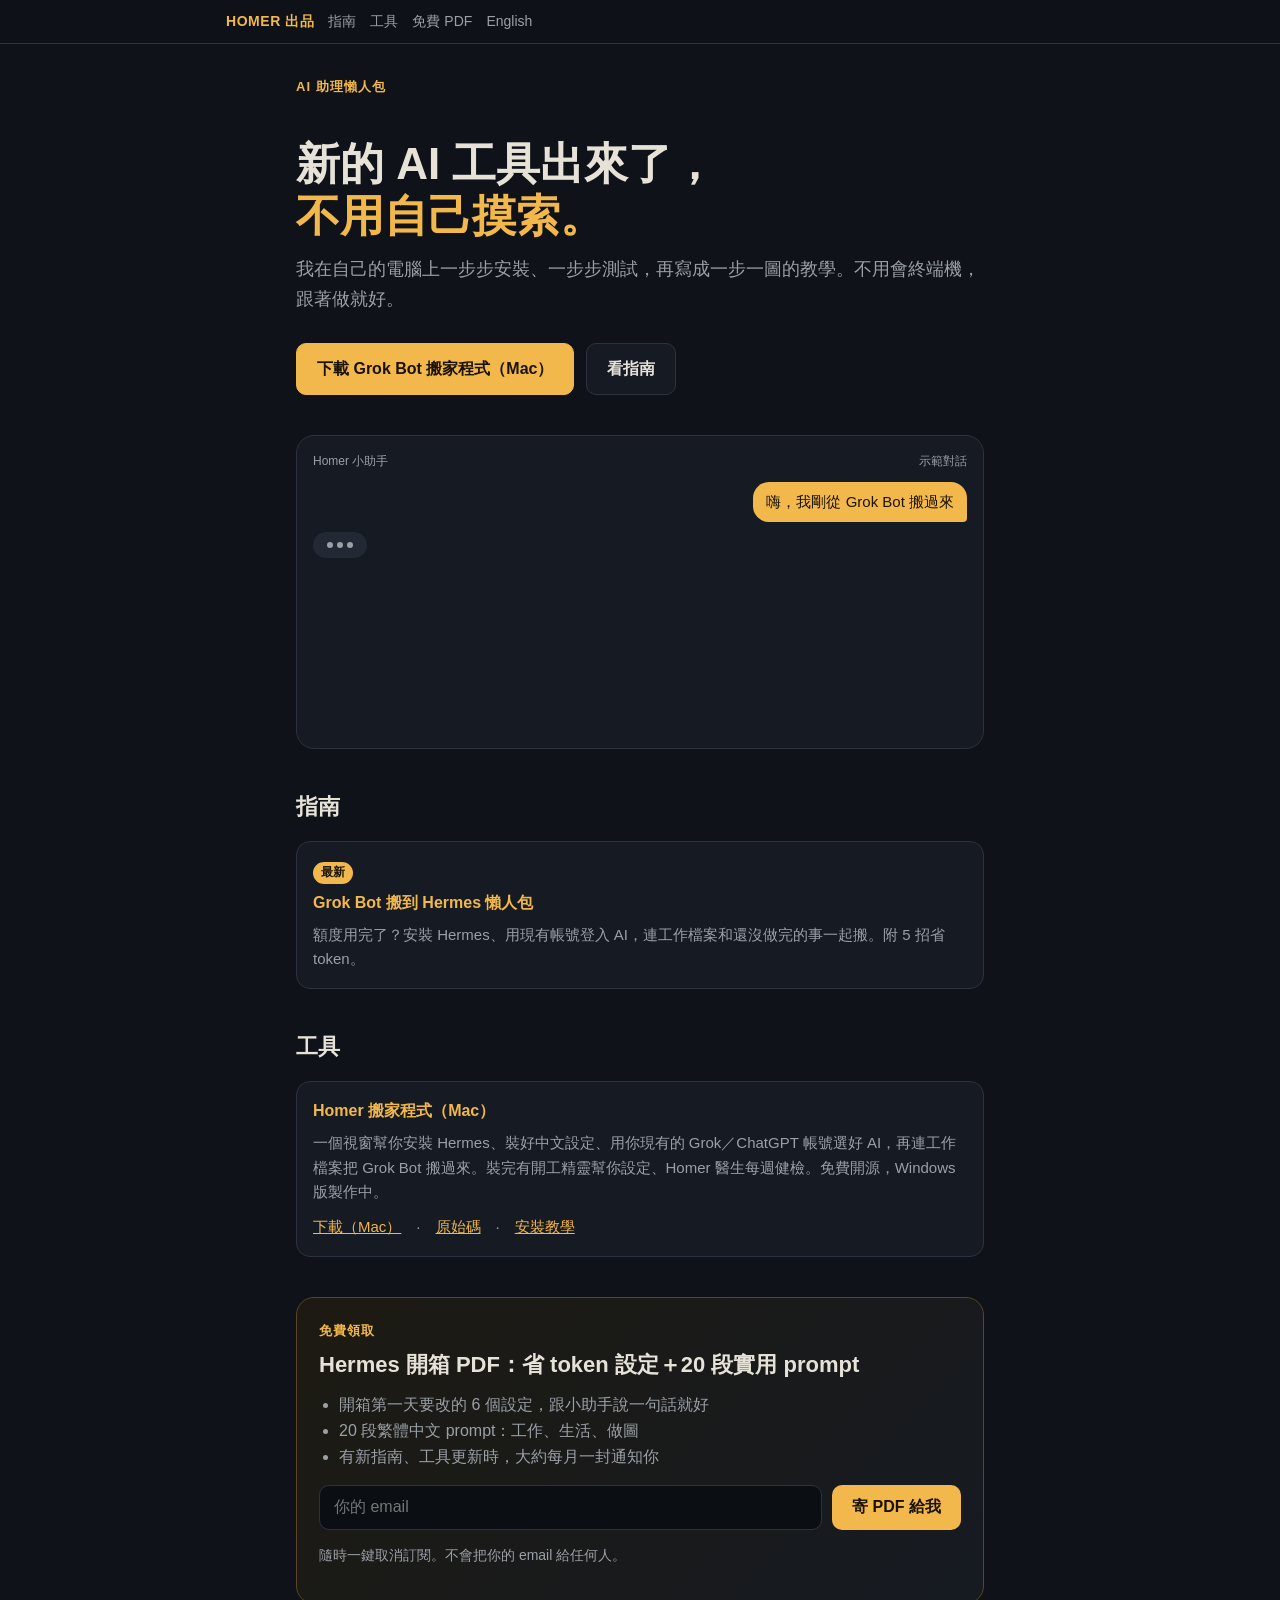
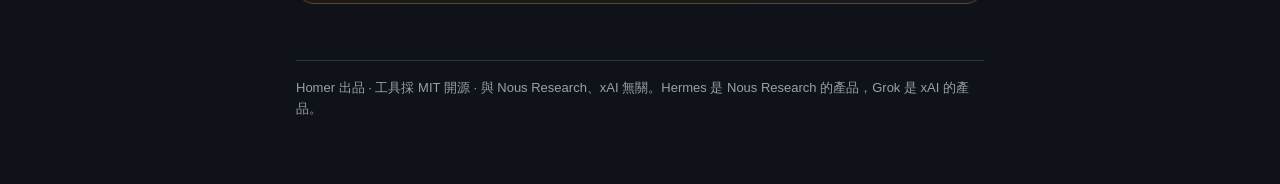
<file: index.html>
<!doctype html>
<html lang="zh-Hant-TW">
<head>
<meta charset="utf-8">
<meta name="viewport" content="width=device-width,initial-scale=1">
<title>Homer 出品｜AI 助理懶人包</title>
<meta name="description" content="AI 助理懶人包：實測過才寫，一步一圖，不用會終端機。最新：Grok Bot 搬到 Hermes。">
<meta property="og:title" content="Homer 出品｜AI 助理懶人包">
<meta property="og:description" content="實測過才寫，一步一圖，不用會終端機。最新：Grok Bot 搬到 Hermes。">
<link rel="stylesheet" href="assets/style.css?v=9">
<script>document.documentElement.classList.add("js")</script>
</head>
<body data-src="home">

<nav class="topnav"><div class="in">
  <a class="logo" href="./">HOMER 出品</a>
  <div class="links"><a href="#guides">指南</a><a href="#tools">工具</a><a href="#pdf">免費 PDF</a><a href="en/">English</a></div>
</div></nav>

<main>
  <p class="kicker">AI 助理懶人包</p>
  <h1>新的 AI 工具出來了，<br><em>不用自己摸索。</em></h1>
  <p class="lead">我在自己的電腦上一步步安裝、一步步測試，再寫成一步一圖的教學。不用會終端機，跟著做就好。</p>
  <div class="cta">
    <a data-goatcounter-click="download-zh" data-goatcounter-title="home" class="btn primary" href="https://github.com/MrLongMo/homer-hermes-kit/releases/latest/download/Homer-Mover-mac-zh.zip">下載 Grok Bot 搬家程式（Mac）</a>
    <a class="btn" href="grok-bot-to-hermes/">看指南</a>
  </div>

  <div class="chatdemo" aria-label="示範對話">
    <div class="who"><span>Homer 小助手</span><span>示範對話</span></div>
    <div class="bub me">嗨，我剛從 Grok Bot 搬過來</div>
    <div class="bub bot">歡迎！「行程助手」的技能、記憶和工作檔案都在。<b>還有 2 件事沒做完</b>，要我接著處理「京都行程訂飯店」嗎？</div>
    <div class="bub me">好，另外每天早上幫我整理今天的待辦</div>
    <div class="bub bot">已設定 ✓ 週一到週五早上 8:30 整理待辦。我先試跑一次給你看。</div>
    <div class="typing"><i></i><i></i><i></i></div>
  </div>

  <section id="guides">
    <h2>指南</h2>
    <div class="toc-hub">
      <a class="card" href="grok-bot-to-hermes/">
        <span class="tag">最新</span>
        <h3>Grok Bot 搬到 Hermes 懶人包</h3>
        <p>額度用完了？安裝 Hermes、用現有帳號登入 AI，連工作檔案和還沒做完的事一起搬。附 5 招省 token。</p>
      </a>
    </div>
  </section>

  <section id="tools">
    <h2>工具</h2>
    <div class="cards">
      <div class="card">
        <h3>Homer 搬家程式（Mac）</h3>
        <p>一個視窗幫你安裝 Hermes、裝好中文設定、用你現有的 Grok／ChatGPT 帳號選好 AI，再連工作檔案把 Grok Bot 搬過來。裝完有開工精靈幫你設定、Homer 醫生每週健檢。免費開源，Windows 版製作中。</p>
        <p style="margin-top:10px"><a data-goatcounter-click="download-zh" data-goatcounter-title="home" href="https://github.com/MrLongMo/homer-hermes-kit/releases/latest/download/Homer-Mover-mac-zh.zip">下載（Mac）</a>　·　<a href="https://github.com/MrLongMo/homer-hermes-kit">原始碼</a>　·　<a href="grok-bot-to-hermes/#install">安裝教學</a></p>
      </div>
    </div>
  </section>

  <section id="pdf">
    <div class="magnet">
      <p class="kicker">免費領取</p>
      <h2>Hermes 開箱 PDF：省 token 設定＋20 段實用 prompt</h2>
      <ul>
        <li>開箱第一天要改的 6 個設定，跟小助手說一句話就好</li>
        <li>20 段繁體中文 prompt：工作、生活、做圖</li>
        <li>有新指南、工具更新時，大約每月一封通知你</li>
      </ul>
      <form class="sub" data-place="home">
        <input type="email" name="email" placeholder="你的 email" required autocomplete="email">
        <input class="hp" type="text" name="website" tabindex="-1" autocomplete="off" aria-hidden="true">
        <button class="btn primary" type="submit">寄 PDF 給我</button>
      </form>
      <div class="msg small" role="status"></div>
      <p class="small">隨時一鍵取消訂閱。不會把你的 email 給任何人。</p>
    </div>
  </section>

  <footer>Homer 出品 · 工具採 MIT 開源 · 與 Nous Research、xAI 無關。Hermes 是 Nous Research 的產品，Grok 是 xAI 的產品。</footer>
</main>
<script src="assets/subscribe.js?v=9"></script>
<script src="assets/motion.js?v=9"></script>
<script data-goatcounter="https://homerkit.goatcounter.com/count" async src="//gc.zgo.at/count.js"></script>
</body>
</html>
</file>
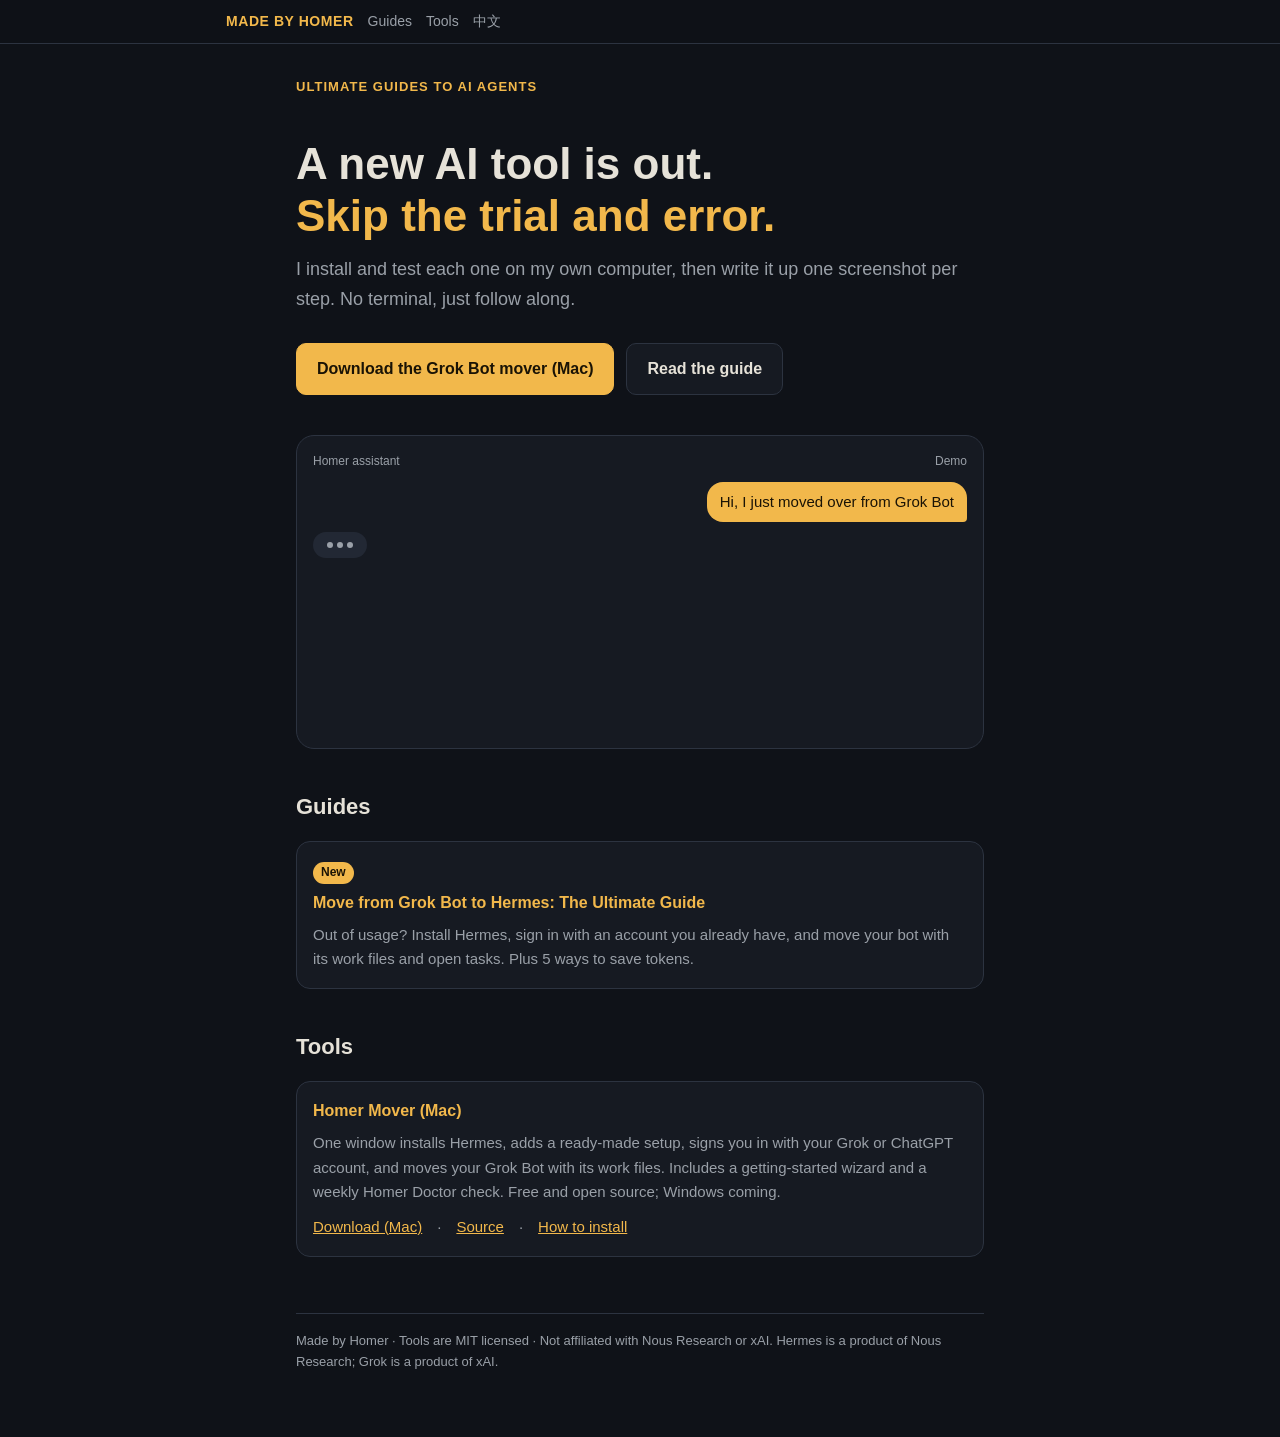
<file: en/index.html>
<!doctype html>
<html lang="en">
<head>
<meta charset="utf-8">
<meta name="viewport" content="width=device-width,initial-scale=1">
<title>Made by Homer｜Ultimate Guides to AI Agents</title>
<meta name="description" content="Tested step by step, one screenshot per step, no terminal needed. Latest: move from Grok Bot to Hermes.">
<link rel="stylesheet" href="../assets/style.css?v=9">
<script>document.documentElement.classList.add("js")</script>
</head>
<body data-src="home-en">

<nav class="topnav"><div class="in">
  <a class="logo" href="../en/">MADE BY HOMER</a>
  <div class="links"><a href="#guides">Guides</a><a href="#tools">Tools</a><a href="../">中文</a></div>
</div></nav>

<main>
  <p class="kicker">Ultimate guides to AI agents</p>
  <h1>A new AI tool is out.<br><em>Skip the trial and error.</em></h1>
  <p class="lead">I install and test each one on my own computer, then write it up one screenshot per step. No terminal, just follow along.</p>
  <div class="cta">
    <a data-goatcounter-click="download-en" data-goatcounter-title="en" class="btn primary" href="https://github.com/MrLongMo/homer-hermes-kit/releases/latest/download/Homer-Mover-mac-en.zip">Download the Grok Bot mover (Mac)</a>
    <a class="btn" href="../en/grok-bot-to-hermes/">Read the guide</a>
  </div>

  <div class="chatdemo" aria-label="Demo conversation">
    <div class="who"><span>Homer assistant</span><span>Demo</span></div>
    <div class="bub me">Hi, I just moved over from Grok Bot</div>
    <div class="bub bot">Welcome! “Trip Planner”'s skills, memories and work files are all here. <b>Two things are still open.</b> Want me to pick up “book the Kyoto hotel”?</div>
    <div class="bub me">Yes, and give me a to-do list every morning</div>
    <div class="bub bot">Done ✓ Weekdays at 8:30. I'll run it once now so you can see it.</div>
    <div class="typing"><i></i><i></i><i></i></div>
  </div>

  <section id="guides">
    <h2>Guides</h2>
    <div class="toc-hub">
      <a class="card" href="../en/grok-bot-to-hermes/">
        <span class="tag">New</span>
        <h3>Move from Grok Bot to Hermes: The Ultimate Guide</h3>
        <p>Out of usage? Install Hermes, sign in with an account you already have, and move your bot with its work files and open tasks. Plus 5 ways to save tokens.</p>
      </a>
    </div>
  </section>

  <section id="tools">
    <h2>Tools</h2>
    <div class="cards">
      <div class="card">
        <h3>Homer Mover (Mac)</h3>
        <p>One window installs Hermes, adds a ready-made setup, signs you in with your Grok or ChatGPT account, and moves your Grok Bot with its work files. Includes a getting-started wizard and a weekly Homer Doctor check. Free and open source; Windows coming.</p>
        <p style="margin-top:10px"><a data-goatcounter-click="download-en" data-goatcounter-title="en" href="https://github.com/MrLongMo/homer-hermes-kit/releases/latest/download/Homer-Mover-mac-en.zip">Download (Mac)</a>　·　<a href="https://github.com/MrLongMo/homer-hermes-kit/blob/main/README.en.md">Source</a>　·　<a href="../en/grok-bot-to-hermes/#install">How to install</a></p>
      </div>
    </div>
  </section>

  <footer>Made by Homer · Tools are MIT licensed · Not affiliated with Nous Research or xAI. Hermes is a product of Nous Research; Grok is a product of xAI.</footer>
</main>
<script src="../assets/subscribe.js?v=9"></script>
<script src="../assets/motion.js?v=9"></script>
<script data-goatcounter="https://homerkit.goatcounter.com/count" async src="//gc.zgo.at/count.js"></script>
</body>
</html>
</file>
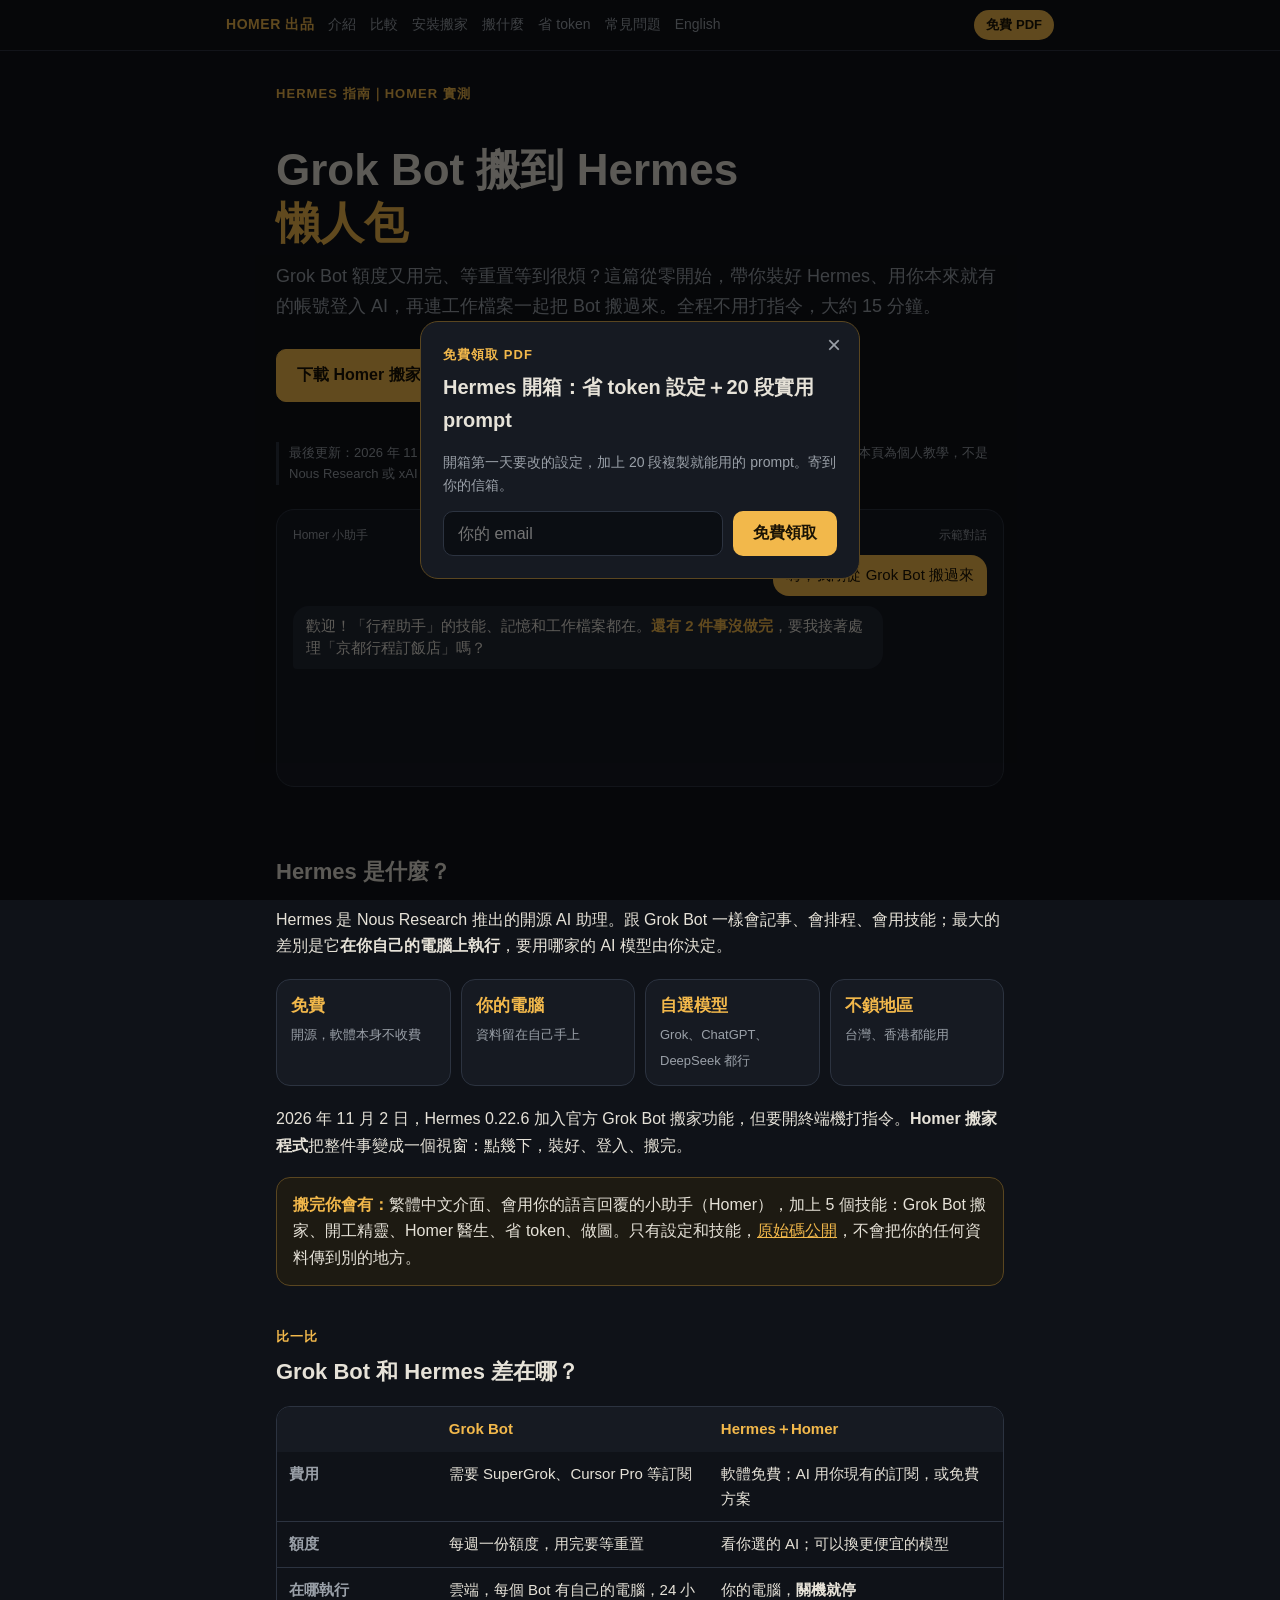
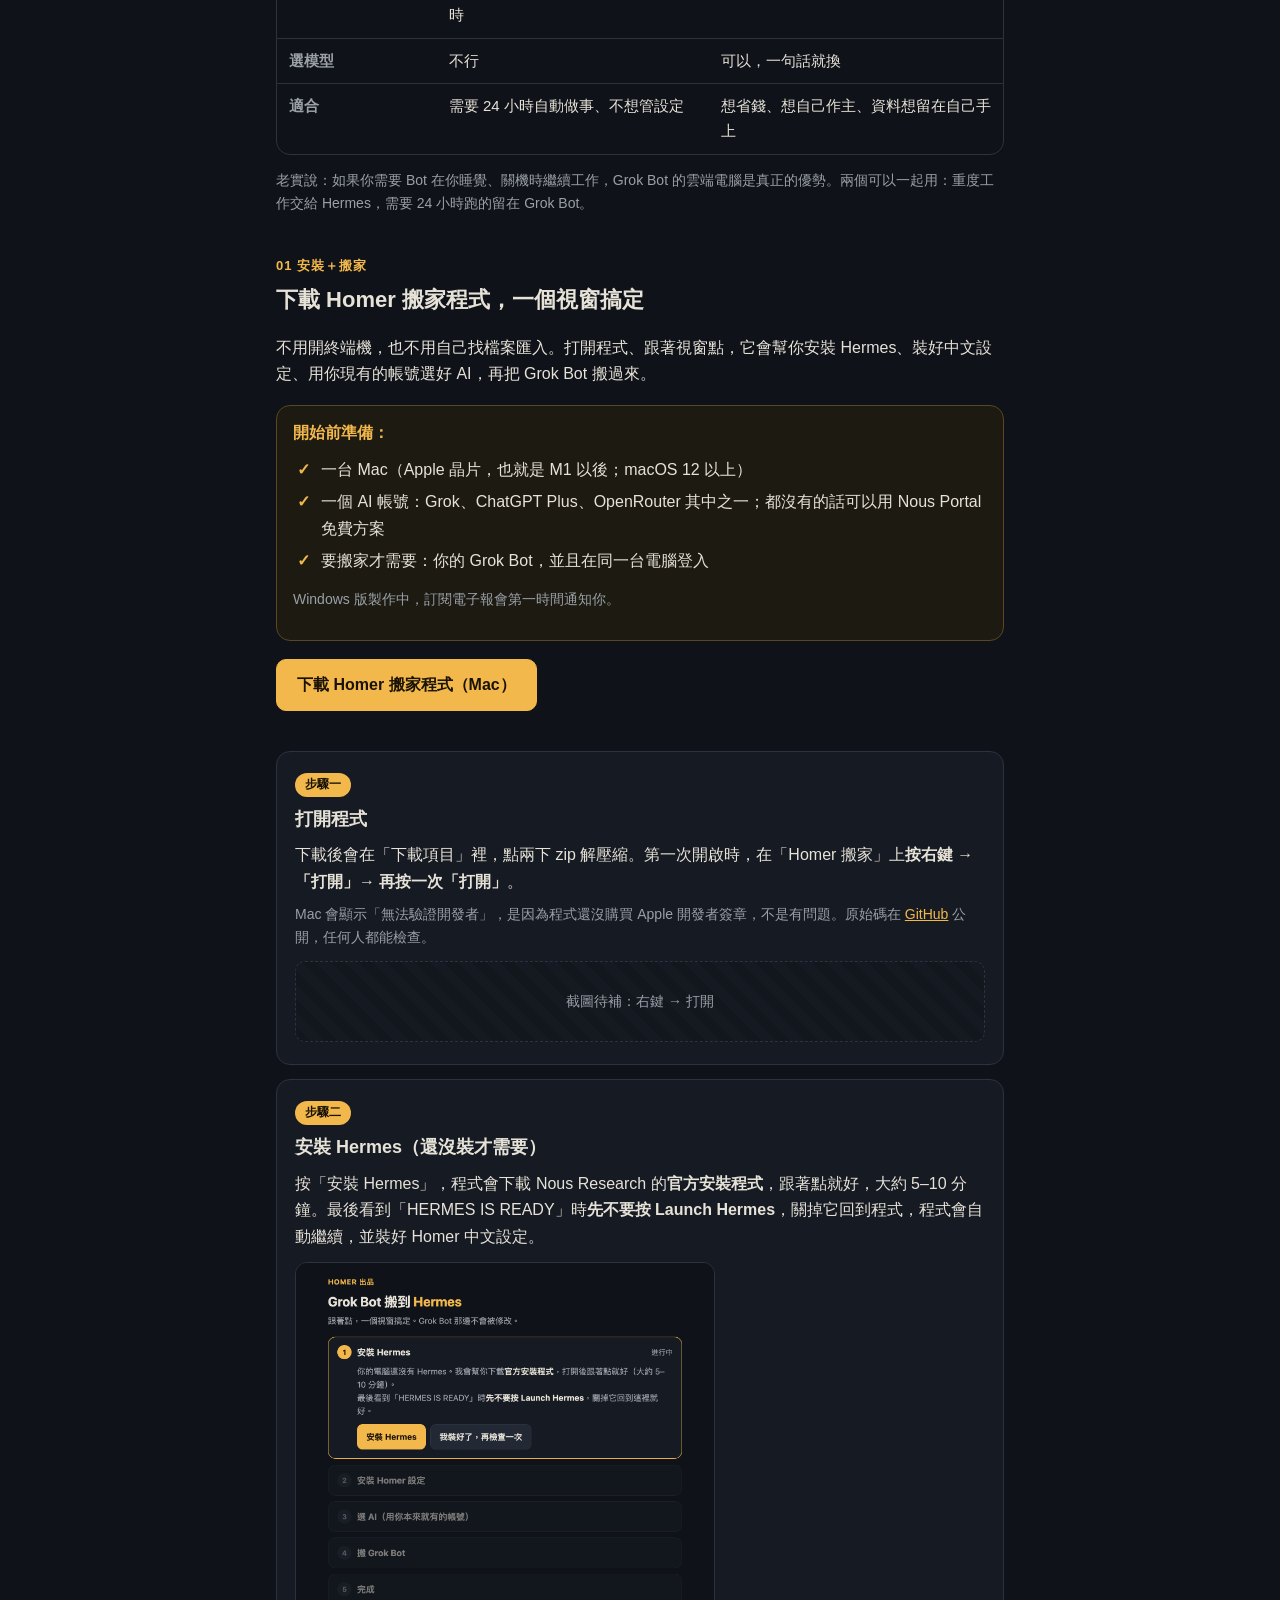
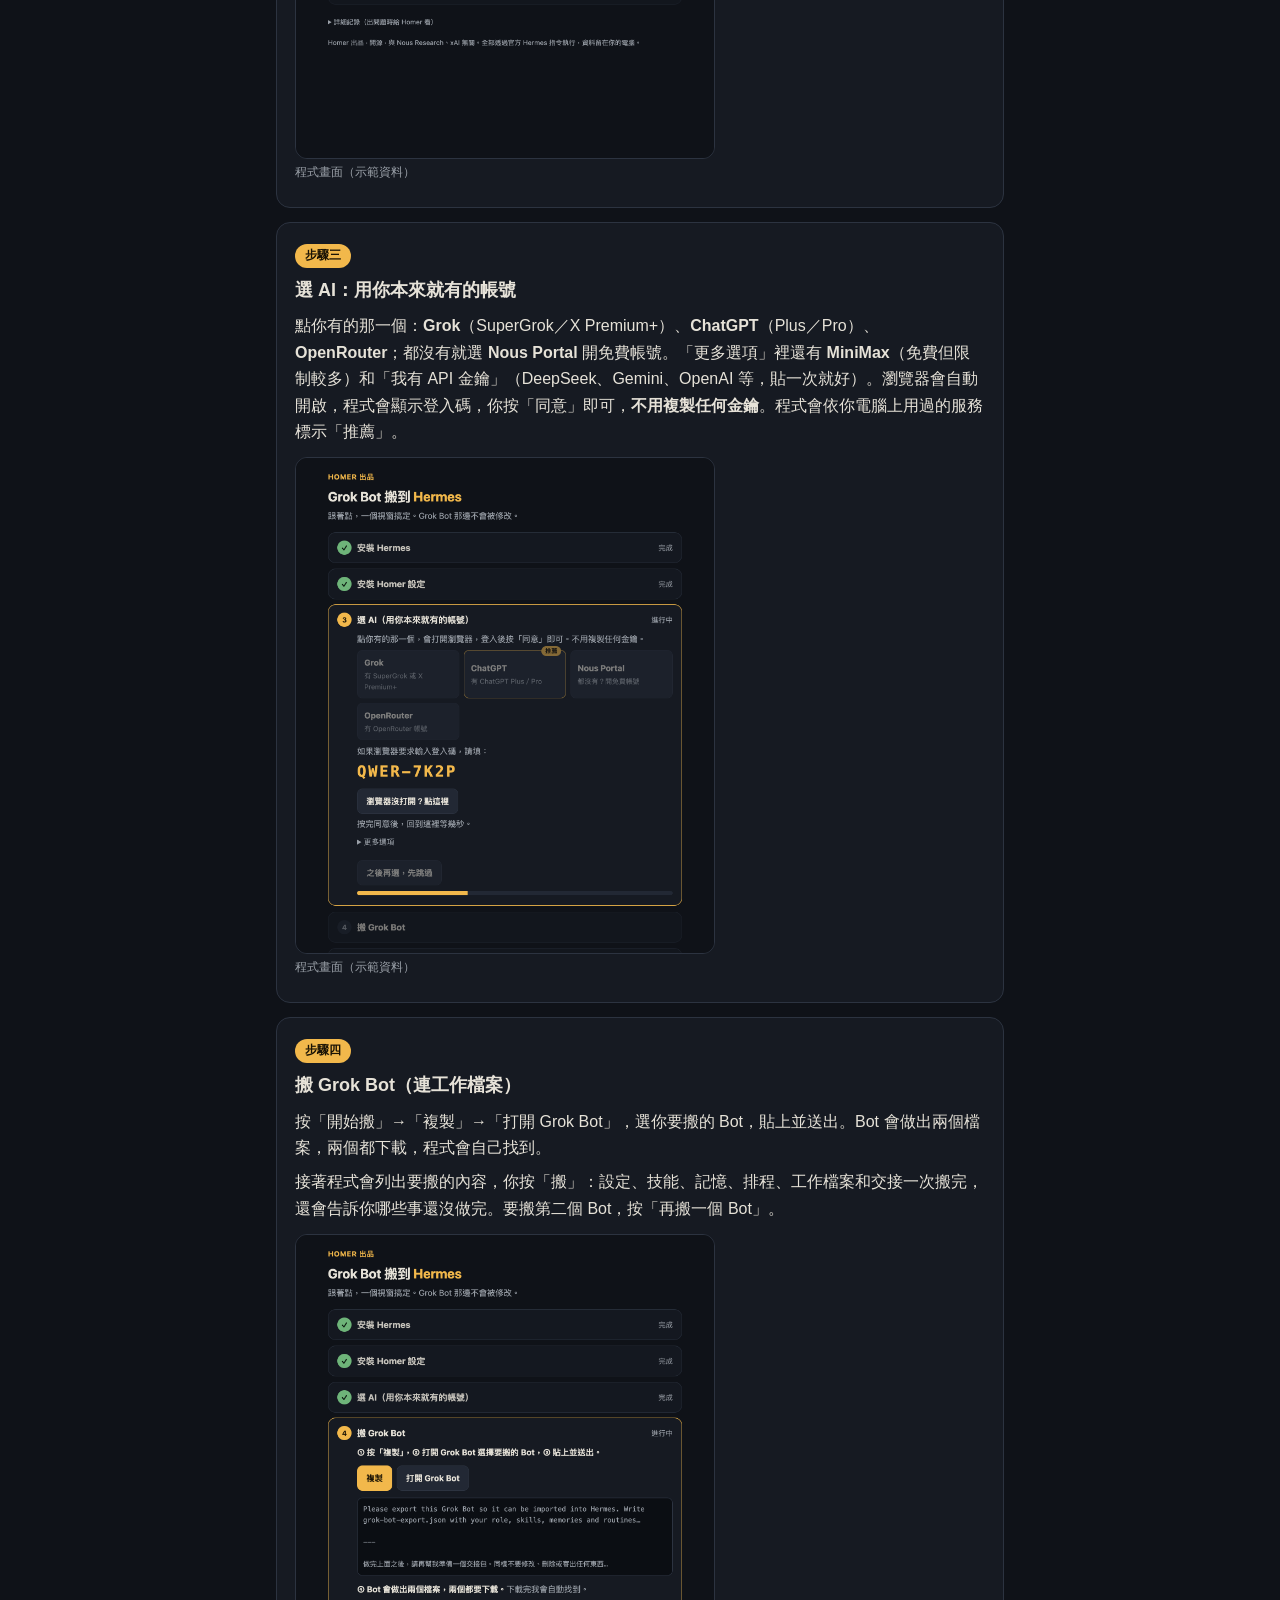
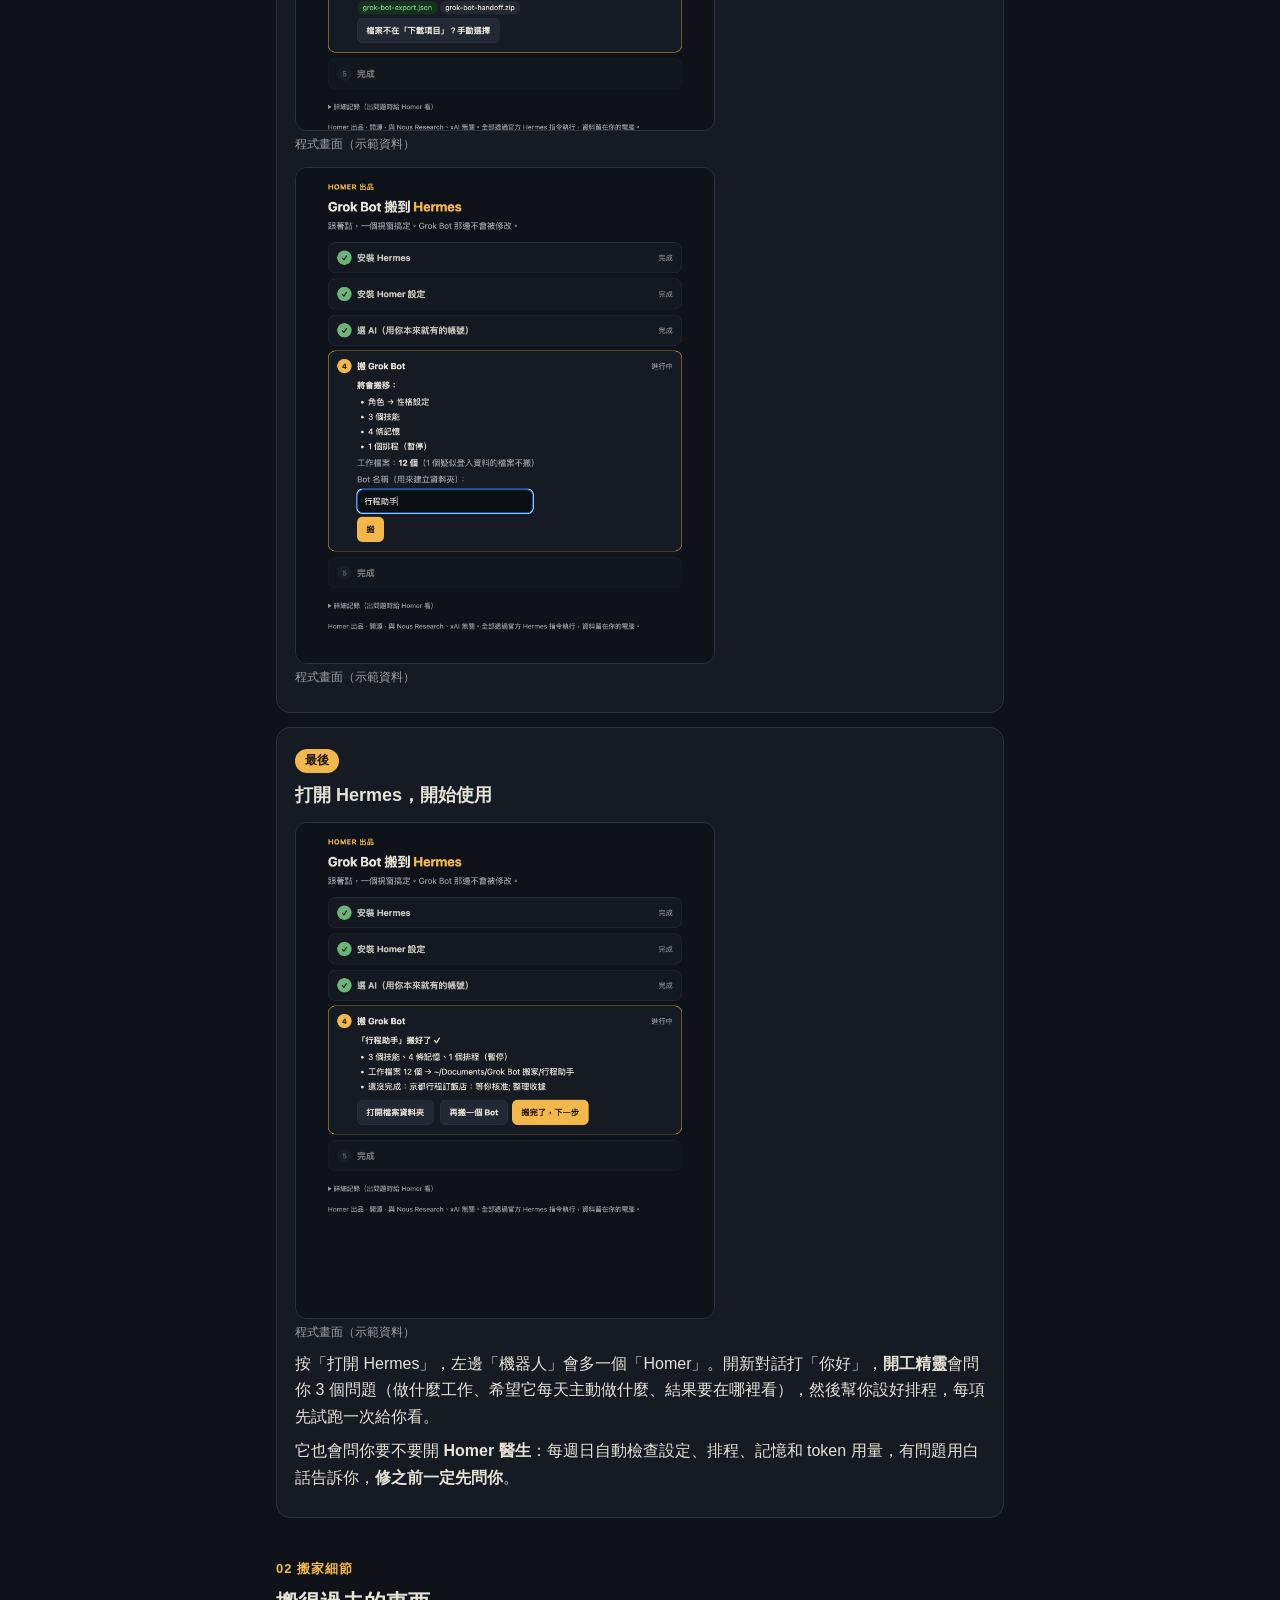
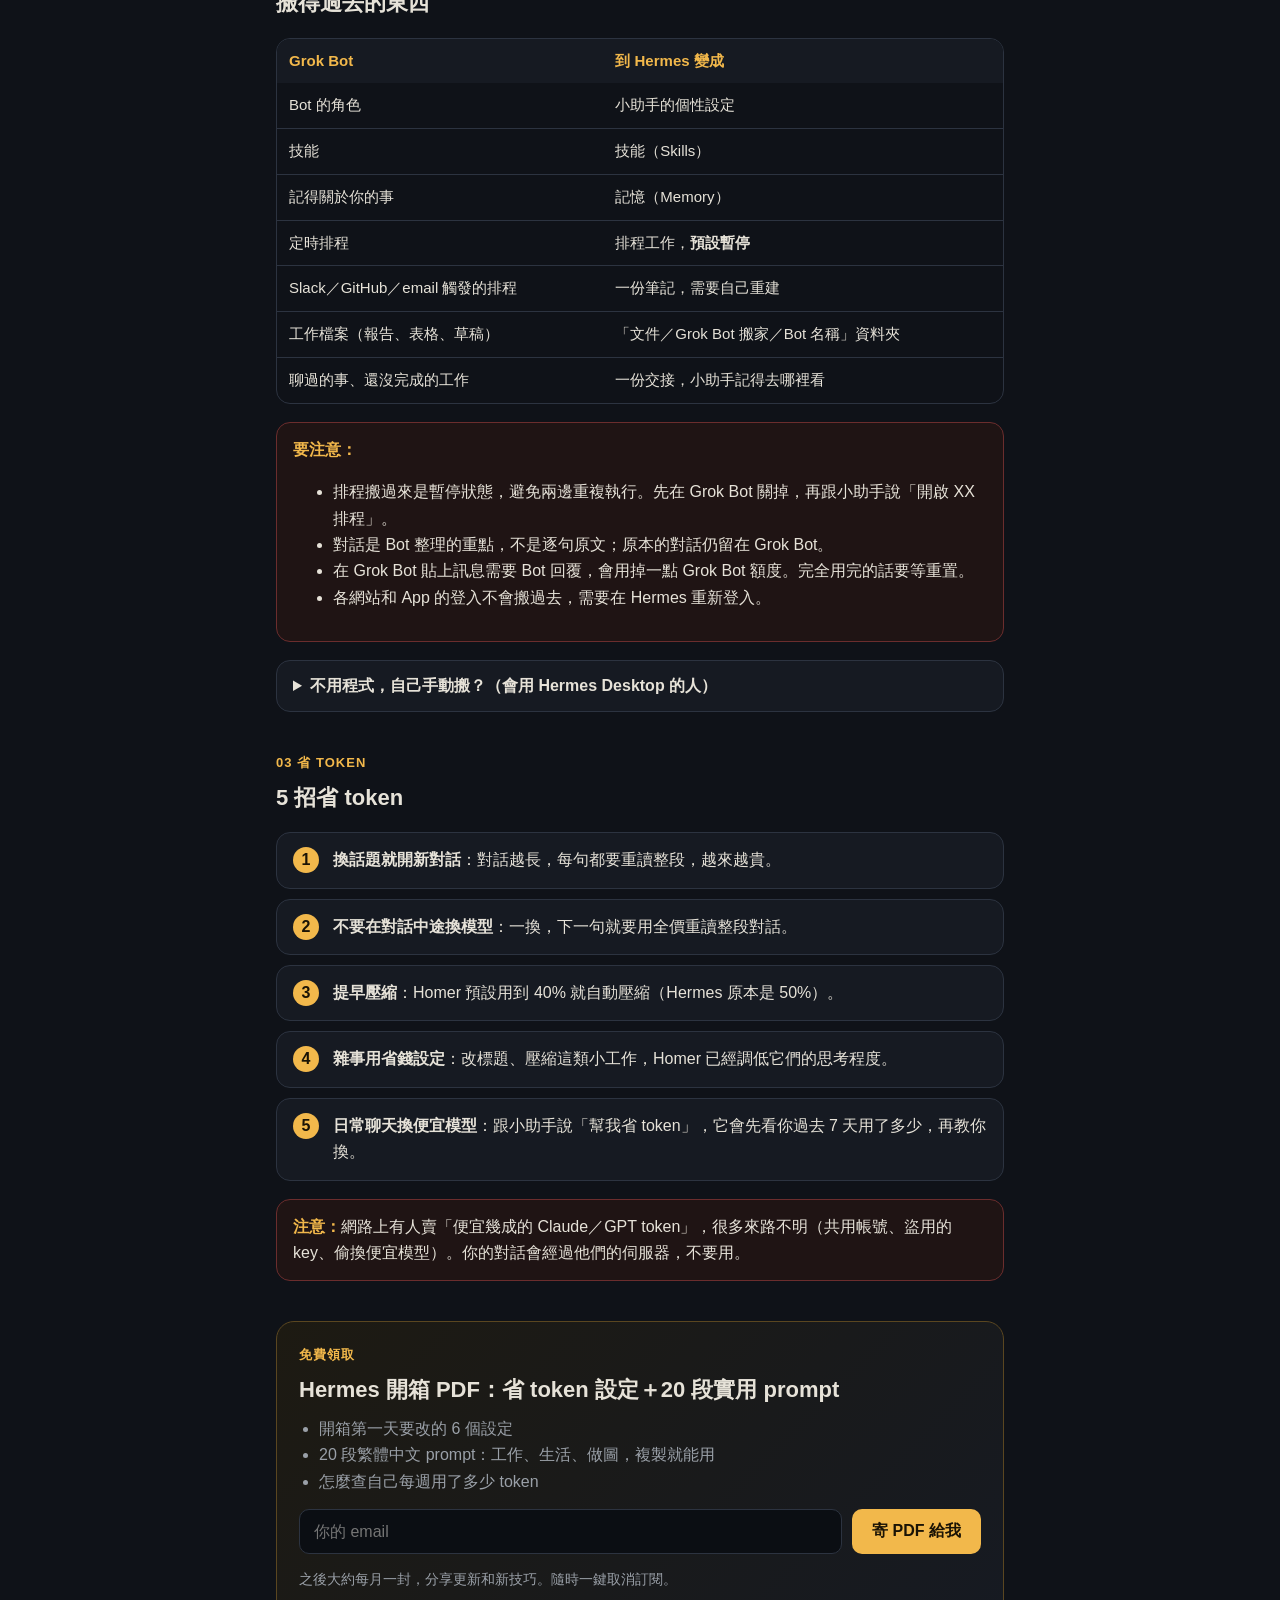
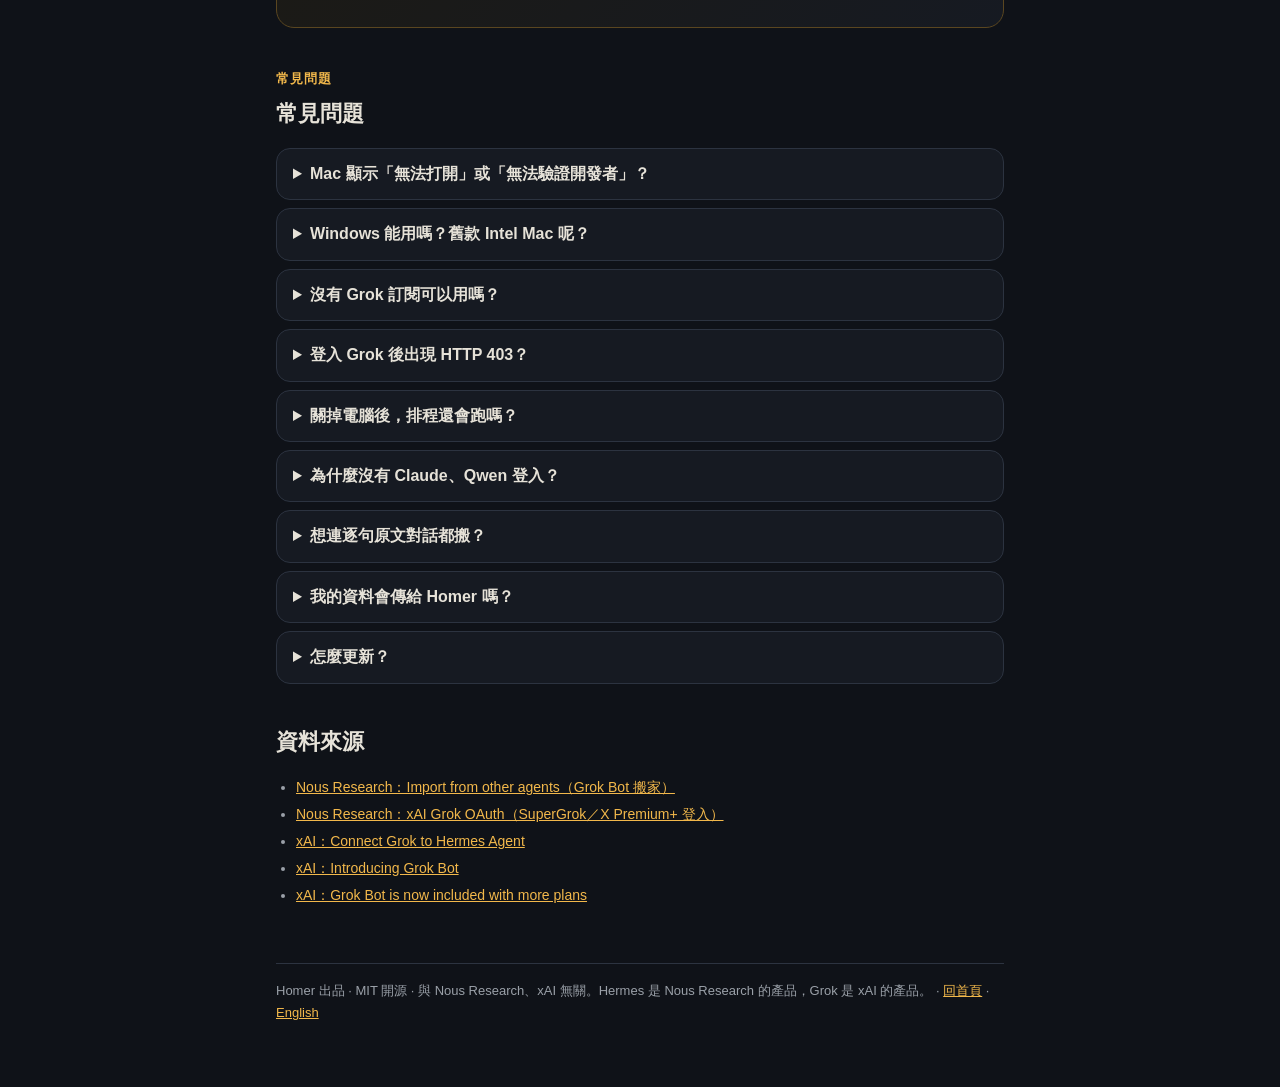
<file: grok-bot-to-hermes/index.html>
<!doctype html>
<html lang="zh-Hant-TW">
<head>
<meta charset="utf-8">
<meta name="viewport" content="width=device-width,initial-scale=1">
<title>Grok Bot 搬到 Hermes 懶人包｜Homer 出品</title>
<meta name="description" content="Grok Bot 額度用完了？下載 Homer 搬家程式，一個視窗幫你安裝 Hermes、用現有帳號登入 AI，連工作檔案一起搬過來。免費、不用打指令。">
<meta property="og:title" content="Grok Bot 搬到 Hermes 懶人包">
<meta property="og:description" content="不用打指令，連工作檔案和還沒做完的事一起搬。附 5 招省 token。">
<link rel="stylesheet" href="../assets/style.css?v=9">
<script type="application/ld+json">
{"@context":"https://schema.org","@type":"FAQPage","mainEntity":[
{"@type":"Question","name":"沒有 Grok 訂閱可以用 Hermes 嗎？","acceptedAnswer":{"@type":"Answer","text":"可以。Hermes 本身免費，可以用 ChatGPT Plus、OpenRouter 登入，或用 Nous Portal 免費方案。"}},
{"@type":"Question","name":"登入 Grok 後出現 HTTP 403 怎麼辦？","acceptedAnswer":{"@type":"Answer","text":"這是 xAI 對部分訂閱方案的限制。可以改用 xAI API 金鑰，在程式的「更多選項」貼上。"}},
{"@type":"Question","name":"Grok Bot 的對話搬得過去嗎？","acceptedAnswer":{"@type":"Answer","text":"會搬 Bot 自己整理的重點、決定和還沒完成的工作，不是逐句原文。原本的對話仍留在 Grok Bot。"}},
{"@type":"Question","name":"關掉電腦後，Hermes 的排程還會跑嗎？","acceptedAnswer":{"@type":"Answer","text":"不會。Hermes Desktop 在你的電腦上執行，電腦要開著排程才會跑。"}}
]}
</script>
<script>document.documentElement.classList.add("js")</script>
</head>
<body data-src="guide">

<nav class="topnav"><div class="in">
  <a class="logo" href="../">HOMER 出品</a>
  <div class="links">
    <a href="#what">介紹</a><a href="#compare">比較</a><a href="#install">安裝搬家</a><a href="#move">搬什麼</a><a href="#tokens">省 token</a><a href="#faq">常見問題</a><a href="../en/grok-bot-to-hermes/">English</a>
  </div>
  <button class="pill" data-open-pdf>免費 PDF</button>
</div></nav>

<main class="guide">
  <p class="kicker">Hermes 指南｜Homer 實測</p>
  <h1>Grok Bot 搬到 Hermes<br><em>懶人包</em></h1>
  <p class="lead">Grok Bot 額度又用完、等重置等到很煩？這篇從零開始，帶你裝好 Hermes、用你本來就有的帳號登入 AI，再連工作檔案一起把 Bot 搬過來。全程不用打指令，大約 15 分鐘。</p>
  <div class="cta">
    <a data-goatcounter-click="download-zh" data-goatcounter-title="grok-bot-to-hermes" class="btn primary" href="https://github.com/MrLongMo/homer-hermes-kit/releases/latest/download/Homer-Mover-mac-zh.zip">下載 Homer 搬家程式（Mac）</a>
    <a class="btn" href="#install">看安裝步驟 ↓</a>
  </div>
  <p class="meta">最後更新：2026 年 11 月 10 日｜資料來源：Nous Research 官方文件、xAI 官方公告與我的實測｜本頁為個人教學，不是 Nous Research 或 xAI 官方頁面</p>

  <div class="chatdemo" aria-label="示範對話">
    <div class="who"><span>Homer 小助手</span><span>示範對話</span></div>
    <div class="bub me">嗨，我剛從 Grok Bot 搬過來</div>
    <div class="bub bot">歡迎！「行程助手」的技能、記憶和工作檔案都在。<b>還有 2 件事沒做完</b>，要我接著處理「京都行程訂飯店」嗎？</div>
    <div class="bub me">好，另外每天早上幫我整理今天的待辦</div>
    <div class="bub bot">已設定 ✓ 週一到週五早上 8:30 整理待辦。我先試跑一次給你看。</div>
    <div class="typing"><i></i><i></i><i></i></div>
  </div>

  <section id="what">
    <p class="kicker">先認識它</p>
    <h2>Hermes 是什麼？</h2>
    <p>Hermes 是 Nous Research 推出的開源 AI 助理。跟 Grok Bot 一樣會記事、會排程、會用技能；最大的差別是它<b>在你自己的電腦上執行</b>，要用哪家的 AI 模型由你決定。</p>
    <div class="stats">
      <div class="stat"><b>免費</b><span>開源，軟體本身不收費</span></div>
      <div class="stat"><b>你的電腦</b><span>資料留在自己手上</span></div>
      <div class="stat"><b>自選模型</b><span>Grok、ChatGPT、DeepSeek 都行</span></div>
      <div class="stat"><b>不鎖地區</b><span>台灣、香港都能用</span></div>
    </div>
    <p>2026 年 11 月 2 日，Hermes 0.22.6 加入官方 Grok Bot 搬家功能，但要開終端機打指令。<b>Homer 搬家程式</b>把整件事變成一個視窗：點幾下，裝好、登入、搬完。</p>
    <div class="callout"><b>搬完你會有：</b>繁體中文介面、會用你的語言回覆的小助手（Homer），加上 5 個技能：Grok Bot 搬家、開工精靈、Homer 醫生、省 token、做圖。只有設定和技能，<a href="https://github.com/MrLongMo/homer-hermes-kit">原始碼公開</a>，不會把你的任何資料傳到別的地方。</div>
  </section>

  <section id="compare">
    <p class="kicker">比一比</p>
    <h2>Grok Bot 和 Hermes 差在哪？</h2>
    <div class="tablewrap"><table class="cmp">
      <thead><tr><th></th><th>Grok Bot</th><th>Hermes＋Homer</th></tr></thead>
      <tbody>
        <tr><th>費用</th><td>需要 SuperGrok、Cursor Pro 等訂閱</td><td>軟體免費；AI 用你現有的訂閱，或免費方案</td></tr>
        <tr><th>額度</th><td>每週一份額度，用完要等重置</td><td>看你選的 AI；可以換更便宜的模型</td></tr>
        <tr><th>在哪執行</th><td>雲端，每個 Bot 有自己的電腦，24 小時</td><td>你的電腦，<b>關機就停</b></td></tr>
        <tr><th>選模型</th><td>不行</td><td>可以，一句話就換</td></tr>
        <tr><th>適合</th><td>需要 24 小時自動做事、不想管設定</td><td>想省錢、想自己作主、資料想留在自己手上</td></tr>
      </tbody>
    </table></div>
    <p class="small">老實說：如果你需要 Bot 在你睡覺、關機時繼續工作，Grok Bot 的雲端電腦是真正的優勢。兩個可以一起用：重度工作交給 Hermes，需要 24 小時跑的留在 Grok Bot。</p>
  </section>

  <section id="install">
    <p class="kicker">01 安裝＋搬家</p>
    <h2>下載 Homer 搬家程式，一個視窗搞定</h2>
    <p>不用開終端機，也不用自己找檔案匯入。打開程式、跟著視窗點，它會幫你安裝 Hermes、裝好中文設定、用你現有的帳號選好 AI，再把 Grok Bot 搬過來。</p>
    <div class="callout"><b>開始前準備：</b>
      <ul class="checklist">
        <li>一台 Mac（Apple 晶片，也就是 M1 以後；macOS 12 以上）</li>
        <li>一個 AI 帳號：Grok、ChatGPT Plus、OpenRouter 其中之一；都沒有的話可以用 Nous Portal 免費方案</li>
        <li>要搬家才需要：你的 Grok Bot，並且在同一台電腦登入</li>
      </ul>
      <p class="small">Windows 版製作中，訂閱電子報會第一時間通知你。</p>
    </div>
    <div class="cta"><a data-goatcounter-click="download-zh" data-goatcounter-title="grok-bot-to-hermes" class="btn primary" href="https://github.com/MrLongMo/homer-hermes-kit/releases/latest/download/Homer-Mover-mac-zh.zip">下載 Homer 搬家程式（Mac）</a></div>

    <div class="stepcard">
      <span class="no">步驟一</span>
      <h3>打開程式</h3>
      <p>下載後會在「下載項目」裡，點兩下 zip 解壓縮。第一次開啟時，在「Homer 搬家」上<b>按右鍵 →「打開」→ 再按一次「打開」</b>。</p>
      <p class="small">Mac 會顯示「無法驗證開發者」，是因為程式還沒購買 Apple 開發者簽章，不是有問題。原始碼在 <a href="https://github.com/MrLongMo/homer-hermes-kit">GitHub</a> 公開，任何人都能檢查。</p>
      <div class="shot">截圖待補：右鍵 → 打開</div>
    </div>

    <div class="stepcard">
      <span class="no">步驟二</span>
      <h3>安裝 Hermes（還沒裝才需要）</h3>
      <p>按「安裝 Hermes」，程式會下載 Nous Research 的<b>官方安裝程式</b>，跟著點就好，大約 5–10 分鐘。最後看到「HERMES IS READY」時<b>先不要按 Launch Hermes</b>，關掉它回到程式，程式會自動繼續，並裝好 Homer 中文設定。</p>
      <figure class="appshot"><img src="../img/app-install.png" alt="Homer 搬家程式步驟一：安裝 Hermes" loading="lazy" width="760" height="900"><figcaption>程式畫面（示範資料）</figcaption></figure>
    </div>

    <div class="stepcard">
      <span class="no">步驟三</span>
      <h3>選 AI：用你本來就有的帳號</h3>
      <p>點你有的那一個：<b>Grok</b>（SuperGrok／X Premium+）、<b>ChatGPT</b>（Plus／Pro）、<b>OpenRouter</b>；都沒有就選 <b>Nous Portal</b> 開免費帳號。「更多選項」裡還有 <b>MiniMax</b>（免費但限制較多）和「我有 API 金鑰」（DeepSeek、Gemini、OpenAI 等，貼一次就好）。瀏覽器會自動開啟，程式會顯示登入碼，你按「同意」即可，<b>不用複製任何金鑰</b>。程式會依你電腦上用過的服務標示「推薦」。</p>
      <figure class="appshot"><img src="../img/app-login.png" alt="Homer 搬家程式步驟三：選 AI 與登入碼" loading="lazy" width="760" height="900"><figcaption>程式畫面（示範資料）</figcaption></figure>
    </div>

    <div class="stepcard">
      <span class="no">步驟四</span>
      <h3>搬 Grok Bot（連工作檔案）</h3>
      <p>按「開始搬」→「複製」→「打開 Grok Bot」，選你要搬的 Bot，貼上並送出。Bot 會做出兩個檔案，兩個都下載，程式會自己找到。</p>
      <p>接著程式會列出要搬的內容，你按「搬」：設定、技能、記憶、排程、工作檔案和交接一次搬完，還會告訴你哪些事還沒做完。要搬第二個 Bot，按「再搬一個 Bot」。</p>
      <figure class="appshot"><img src="../img/app-message.png" alt="Homer 搬家程式步驟四：複製訊息到 Grok Bot" loading="lazy" width="760" height="900"><figcaption>程式畫面（示範資料）</figcaption></figure>
      <figure class="appshot"><img src="../img/app-preview.png" alt="Homer 搬家程式：搬家前列出要搬的內容" loading="lazy" width="760" height="900"><figcaption>程式畫面（示範資料）</figcaption></figure>
    </div>

    <div class="stepcard">
      <span class="no">最後</span>
      <h3>打開 Hermes，開始使用</h3>
      <figure class="appshot"><img src="../img/app-done.png" alt="Homer 搬家程式：搬完後列出還沒完成的工作" loading="lazy" width="760" height="900"><figcaption>程式畫面（示範資料）</figcaption></figure>
      <p>按「打開 Hermes」，左邊「機器人」會多一個「Homer」。開新對話打「你好」，<b>開工精靈</b>會問你 3 個問題（做什麼工作、希望它每天主動做什麼、結果要在哪裡看），然後幫你設好排程，每項先試跑一次給你看。</p>
      <p>它也會問你要不要開 <b>Homer 醫生</b>：每週日自動檢查設定、排程、記憶和 token 用量，有問題用白話告訴你，<b>修之前一定先問你</b>。</p>
    </div>
  </section>

  <section id="move">
    <p class="kicker">02 搬家細節</p>
    <h2>搬得過去的東西</h2>
    <div class="tablewrap"><table class="cmp">
      <thead><tr><th>Grok Bot</th><th>到 Hermes 變成</th></tr></thead>
      <tbody>
        <tr><td>Bot 的角色</td><td>小助手的個性設定</td></tr>
        <tr><td>技能</td><td>技能（Skills）</td></tr>
        <tr><td>記得關於你的事</td><td>記憶（Memory）</td></tr>
        <tr><td>定時排程</td><td>排程工作，<b>預設暫停</b></td></tr>
        <tr><td>Slack／GitHub／email 觸發的排程</td><td>一份筆記，需要自己重建</td></tr>
        <tr><td>工作檔案（報告、表格、草稿）</td><td>「文件／Grok Bot 搬家／Bot 名稱」資料夾</td></tr>
        <tr><td>聊過的事、還沒完成的工作</td><td>一份交接，小助手記得去哪裡看</td></tr>
      </tbody>
    </table></div>
    <div class="callout warn"><b>要注意：</b>
      <ul>
        <li>排程搬過來是暫停狀態，避免兩邊重複執行。先在 Grok Bot 關掉，再跟小助手說「開啟 XX 排程」。</li>
        <li>對話是 Bot 整理的重點，不是逐句原文；原本的對話仍留在 Grok Bot。</li>
        <li>在 Grok Bot 貼上訊息需要 Bot 回覆，會用掉一點 Grok Bot 額度。完全用完的話要等重置。</li>
        <li>各網站和 App 的登入不會搬過去，需要在 Hermes 重新登入。</li>
      </ul>
    </div>

    <details class="faq"><summary>不用程式，自己手動搬？（會用 Hermes Desktop 的人）</summary>
      <p>1. 安裝 <a href="https://hermes-agent.nousresearch.com/desktop" target="_blank" rel="noopener">Hermes Desktop</a>，下載 <a href="https://github.com/MrLongMo/homer-hermes-kit/releases/latest/download/homer.tar.gz">homer.tar.gz</a>，按 <kbd>⌘K</kbd>／<kbd>Ctrl+K</kbd> →「Import profile…」選擇檔案。<br>
      2. 開新對話打「幫我從 Grok Bot 搬過來」，小助手會帶你做。<br>
      3. 要連工作檔案一起搬，在 Grok Bot 再貼上這段（小助手也會給你）：<button class="copybtn" data-copy="handoffZh">複製</button></p>
      <pre class="prompt" id="handoffZh">請幫我準備一個交接包，我要搬到另一個 AI 助理。不要修改、刪除或寄出任何東西，也不要開始任何新工作。

1. 寫一份 HANDOFF.md，用我平常跟你聊天的語言，內容包括：
   - 你的角色（一句話）
   - 我們討論過的主要事項：每項寫日期（如果知道）和決定了什麼
   - 還沒完成的工作：每項寫進度、下一步、正在等我核准的事
   - 你定期在做的事，以及會用到哪些檔案
   - 你知道的我的偏好和習慣
   - 檔案清單：每個檔案用一句話說明用途
   不要寫任何密碼、API key、token、銀行或信用卡號碼。

2. 把 HANDOFF.md 和你幫我做過或工作會用到的檔案（報告、表格、草稿、腳本、筆記）壓縮成一個 grok-bot-handoff.zip。
   - 不要包含：密碼、API key、token、cookie、.env、瀏覽器登入資料、任何登入憑證。
   - 單一檔案超過 20MB 就不要放，改在 HANDOFF.md 列出。
   - 整個 zip 盡量小於 100MB。

3. 把 grok-bot-handoff.zip 傳給我下載。如果做不出 zip，就把 HANDOFF.md 全文貼出來。</pre>
    </details>
  </section>

  <section id="tokens">
    <p class="kicker">03 省 token</p>
    <h2>5 招省 token</h2>
    <ol class="steps">
      <li><b>換話題就開新對話</b>：對話越長，每句都要重讀整段，越來越貴。</li>
      <li><b>不要在對話中途換模型</b>：一換，下一句就要用全價重讀整段對話。</li>
      <li><b>提早壓縮</b>：Homer 預設用到 40% 就自動壓縮（Hermes 原本是 50%）。</li>
      <li><b>雜事用省錢設定</b>：改標題、壓縮這類小工作，Homer 已經調低它們的思考程度。</li>
      <li><b>日常聊天換便宜模型</b>：跟小助手說「幫我省 token」，它會先看你過去 7 天用了多少，再教你換。</li>
    </ol>
    <div class="callout warn"><b>注意：</b>網路上有人賣「便宜幾成的 Claude／GPT token」，很多來路不明（共用帳號、盜用的 key、偷換便宜模型）。你的對話會經過他們的伺服器，不要用。</div>
  </section>

  <section id="pdf">
    <div class="magnet">
      <p class="kicker">免費領取</p>
      <h2>Hermes 開箱 PDF：省 token 設定＋20 段實用 prompt</h2>
      <ul>
        <li>開箱第一天要改的 6 個設定</li>
        <li>20 段繁體中文 prompt：工作、生活、做圖，複製就能用</li>
        <li>怎麼查自己每週用了多少 token</li>
      </ul>
      <form class="sub" data-place="inline">
        <input type="email" name="email" placeholder="你的 email" required autocomplete="email">
        <input class="hp" type="text" name="website" tabindex="-1" autocomplete="off" aria-hidden="true">
        <button class="btn primary" type="submit">寄 PDF 給我</button>
      </form>
      <div class="msg small" role="status"></div>
      <p class="small">之後大約每月一封，分享更新和新技巧。隨時一鍵取消訂閱。</p>
    </div>
  </section>

  <section id="faq">
    <p class="kicker">常見問題</p>
    <h2>常見問題</h2>
    <details class="faq"><summary>Mac 顯示「無法打開」或「無法驗證開發者」？</summary><p>在「Homer 搬家」上按右鍵 →「打開」→ 再按一次「打開」，之後就不會再問。這是因為程式還沒購買 Apple 開發者簽章（每年 US$99），不是病毒。原始碼在 GitHub 公開。</p></details>
    <details class="faq"><summary>Windows 能用嗎？舊款 Intel Mac 呢？</summary><p>Windows 版製作中，訂閱電子報會通知你。Intel Mac 無法使用，因為官方 Hermes Desktop 只支援 Apple 晶片（M1 以後）。</p></details>
    <details class="faq"><summary>沒有 Grok 訂閱可以用嗎？</summary><p>可以。步驟三選 <b>ChatGPT</b>（有 Plus／Pro 即可）或 <b>OpenRouter</b>；都沒有就選 <b>Nous Portal</b> 開免費帳號（登入時選 Free 方案，聊天時選名稱標示免費的模型）。做圖需要另外設定。</p></details>
    <details class="faq"><summary>登入 Grok 後出現 HTTP 403？</summary><p>這是 xAI 對部分訂閱方案的限制，不是你操作錯誤。可以改用 xAI API 金鑰（在 console.x.ai 申請），在程式的「更多選項」貼上。</p></details>
    <details class="faq"><summary>關掉電腦後，排程還會跑嗎？</summary><p>不會。Hermes Desktop 在你的電腦上執行，電腦要開著才會跑。需要 24 小時執行的工作，可以留在 Grok Bot。</p></details>
    <details class="faq"><summary>為什麼沒有 Claude、Qwen 登入？</summary><p>Claude：Anthropic 的條款不允許在其他程式使用 Claude 訂閱帳號登入，用了可能要額外付費，甚至被停權。Qwen：免費登入已在 2026 年 4 月停止。如果你有 Claude 或其他 AI 的 API 金鑰，可以在「更多選項」貼上。</p></details>
    <details class="faq"><summary>想連逐句原文對話都搬？</summary><p>社群有人做了 <code>gbot migrate</code>（作者 sam_lung2077，GitHub：<a href="https://github.com/akari-sora/grok-bot-cli">akari-sora/grok-bot-cli</a>），可以連原文和所有檔案一起搬，而且不用 Grok Bot 額度。需要終端機和 Node.js，是非官方工具，會讀取 Grok Bot App 的登入資料。熟悉終端機、想搬得最完整的人可以考慮。</p></details>
    <details class="faq"><summary>我的資料會傳給 Homer 嗎？</summary><p>不會。Homer 只有設定和技能，原始碼在 <a href="https://github.com/MrLongMo/homer-hermes-kit">GitHub</a> 公開。你的對話只會在你的電腦和你選的 AI 服務之間傳送。API 金鑰也只存在你自己的電腦。</p></details>
    <details class="faq"><summary>怎麼更新？</summary><p>有新版會用電子報通知，重新打開新版程式就會自動更新技能，不會影響你的對話、記憶和 AI 設定。</p></details>
  </section>

  <section>
    <h2>資料來源</h2>
    <ul class="sources">
      <li><a href="https://hermes-agent.nousresearch.com/docs/user-guide/import-from-other-agents">Nous Research：Import from other agents（Grok Bot 搬家）</a></li>
      <li><a href="https://hermes-agent.nousresearch.com/docs/guides/xai-grok-oauth">Nous Research：xAI Grok OAuth（SuperGrok／X Premium+ 登入）</a></li>
      <li><a href="https://x.ai/news/grok-hermes">xAI：Connect Grok to Hermes Agent</a></li>
      <li><a href="https://x.ai/news/introducing-grok-bot">xAI：Introducing Grok Bot</a></li>
      <li><a href="https://x.ai/news/grok-bot-more-plans">xAI：Grok Bot is now included with more plans</a></li>
    </ul>
  </section>

  <footer>Homer 出品 · MIT 開源 · 與 Nous Research、xAI 無關。Hermes 是 Nous Research 的產品，Grok 是 xAI 的產品。 · <a href="../">回首頁</a> · <a href="../en/grok-bot-to-hermes/">English</a></footer>
</main>

<div class="modal" id="pdfModal" role="dialog" aria-modal="true" aria-labelledby="pdfTitle">
  <div class="box">
    <button class="x" aria-label="關閉">×</button>
    <p class="kicker">免費領取 PDF</p>
    <h2 id="pdfTitle">Hermes 開箱：省 token 設定＋20 段實用 prompt</h2>
    <p class="small">開箱第一天要改的設定，加上 20 段複製就能用的 prompt。寄到你的信箱。</p>
    <form class="sub" data-place="popup">
      <input type="email" name="email" placeholder="你的 email" required autocomplete="email">
      <input class="hp" type="text" name="website" tabindex="-1" autocomplete="off" aria-hidden="true">
      <button class="btn primary" type="submit">免費領取</button>
    </form>
    <div class="msg small" role="status"></div>
  </div>
</div>
<script src="../assets/subscribe.js?v=9"></script>
<script src="../assets/motion.js?v=9"></script>
<script data-goatcounter="https://homerkit.goatcounter.com/count" async src="//gc.zgo.at/count.js"></script>
</body>
</html>
</file>
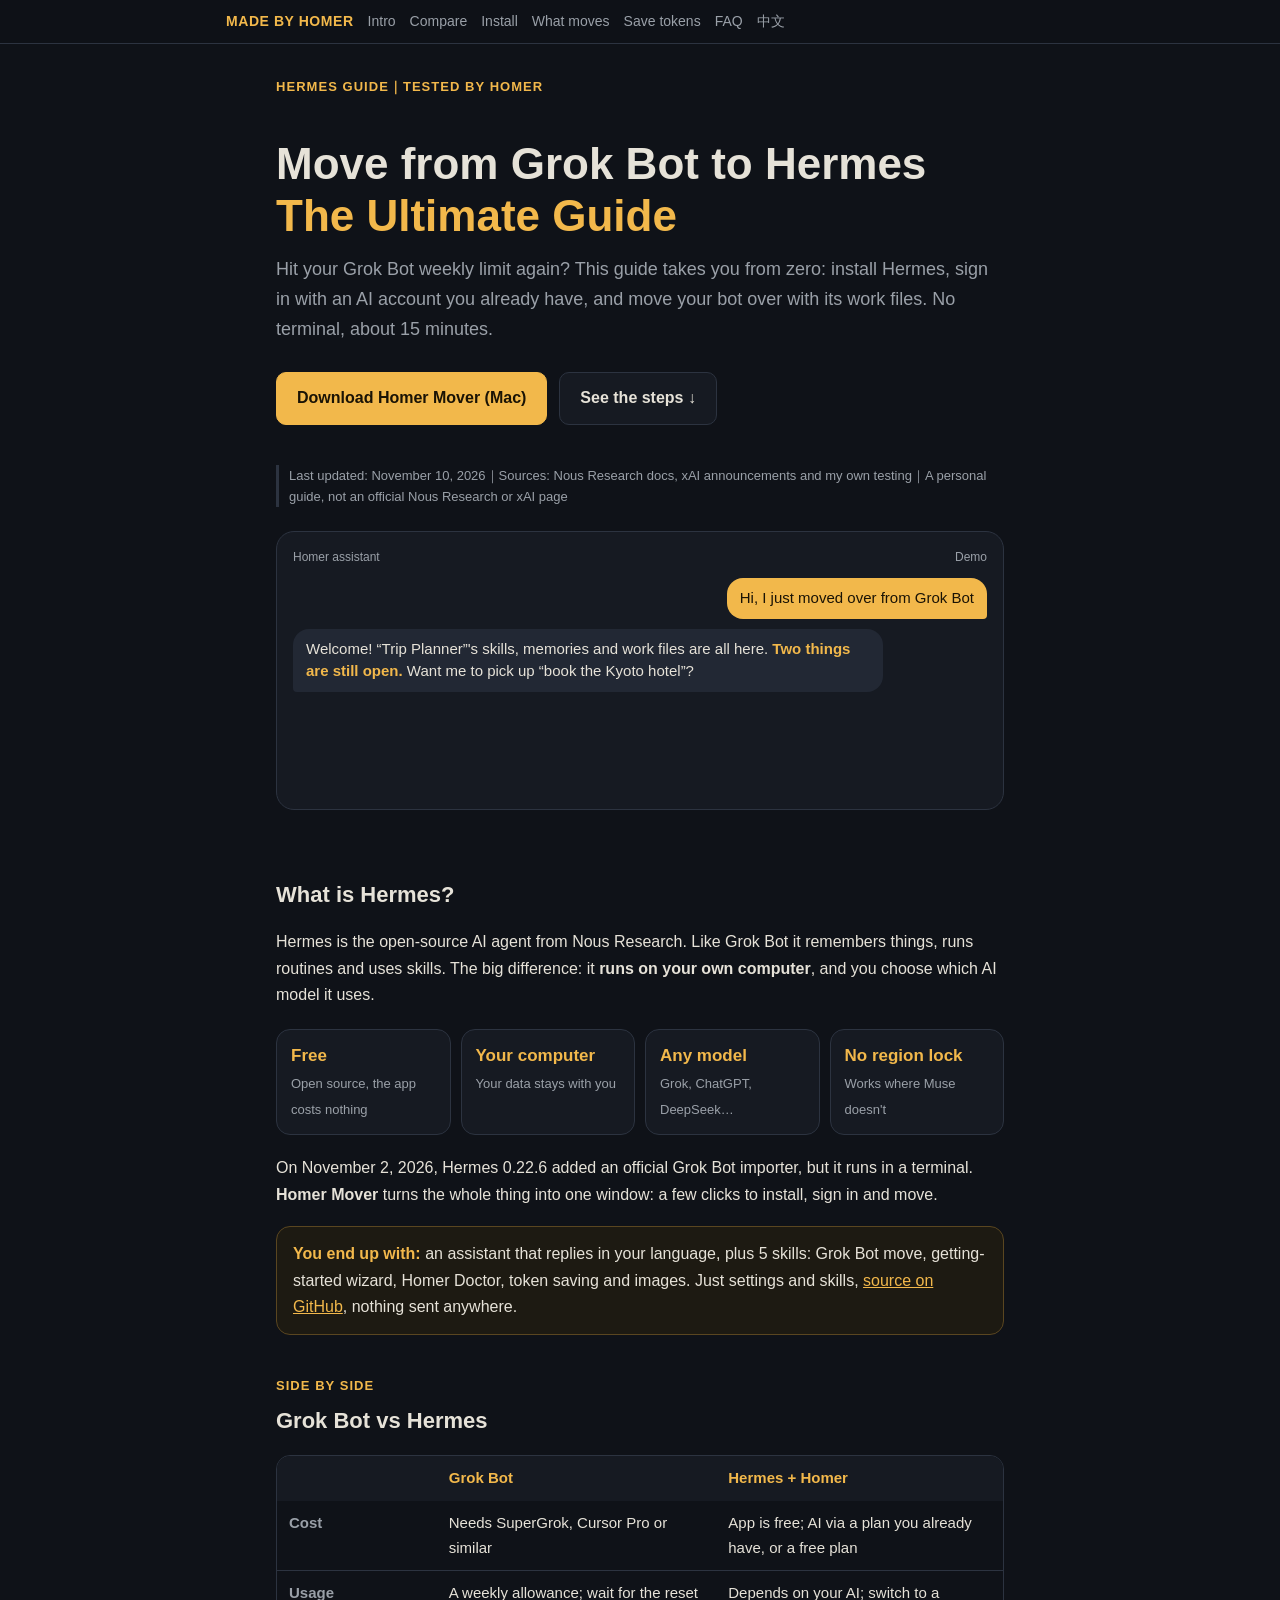
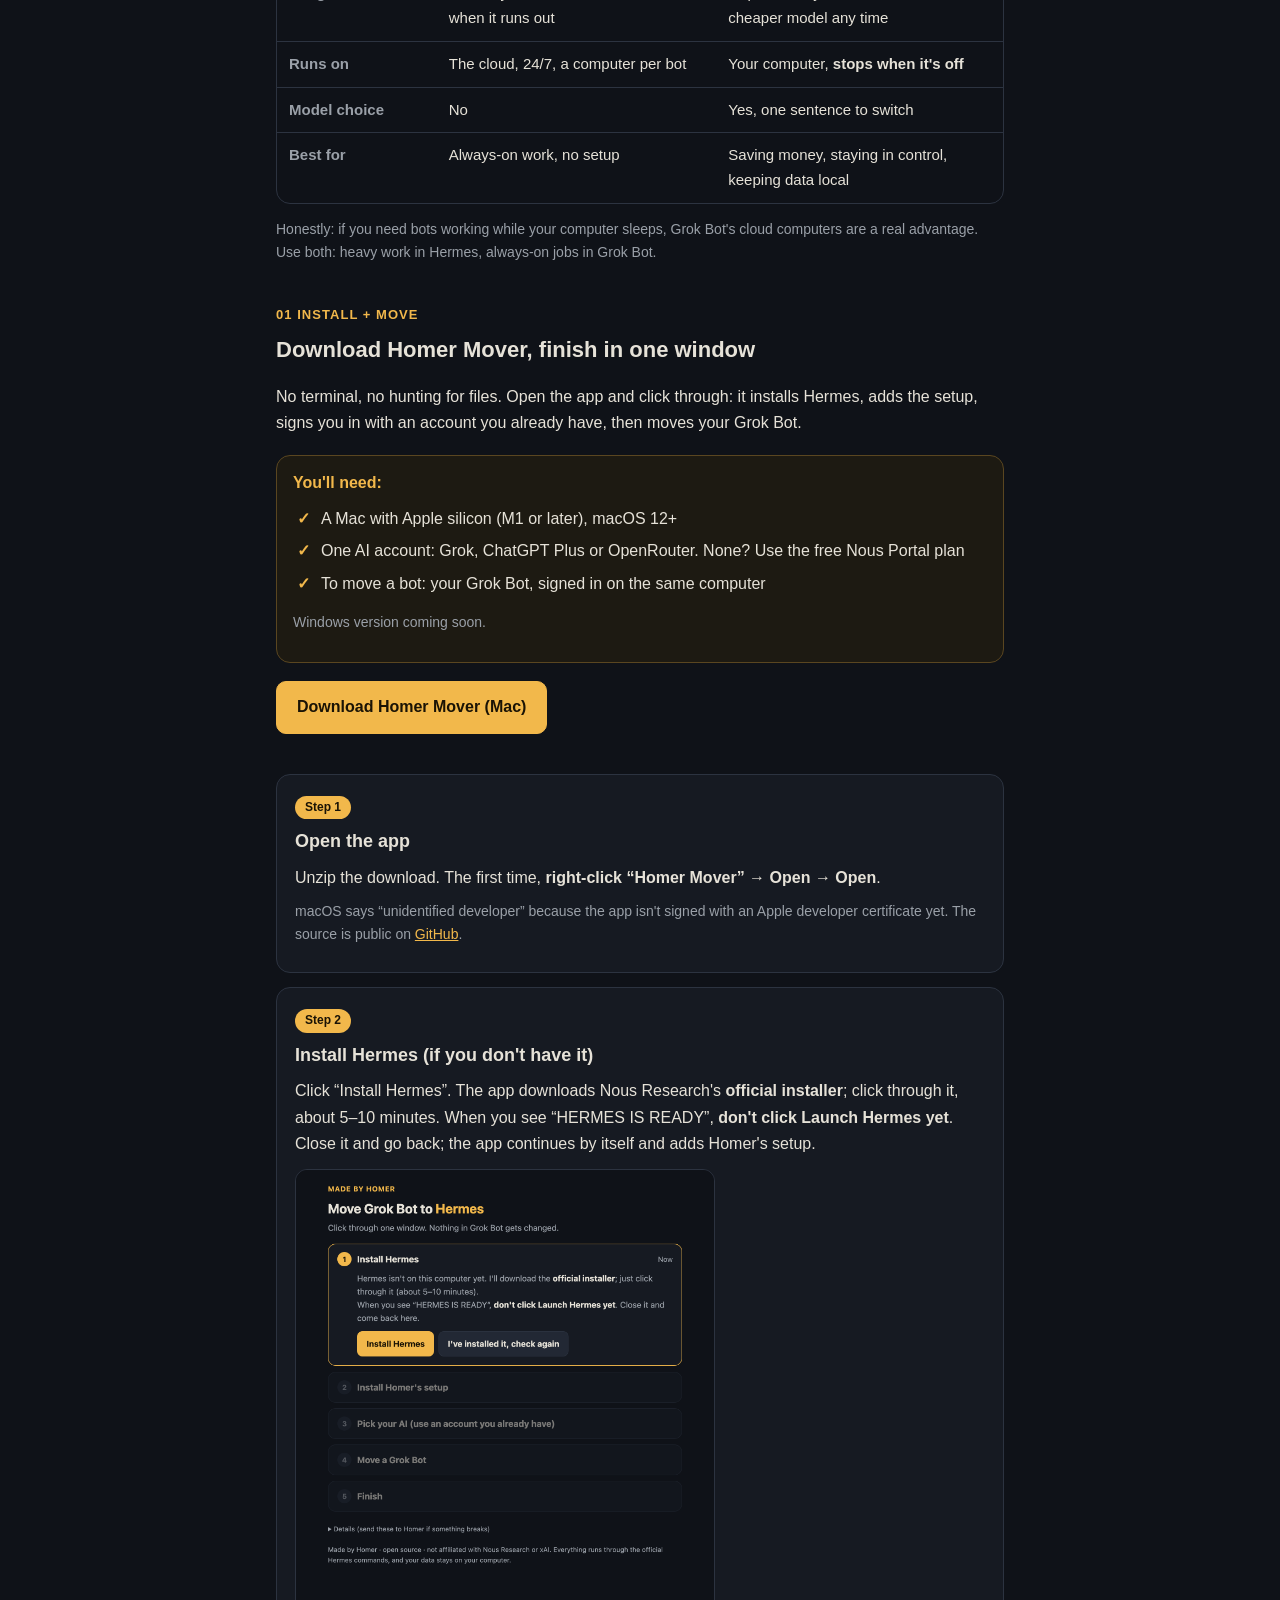
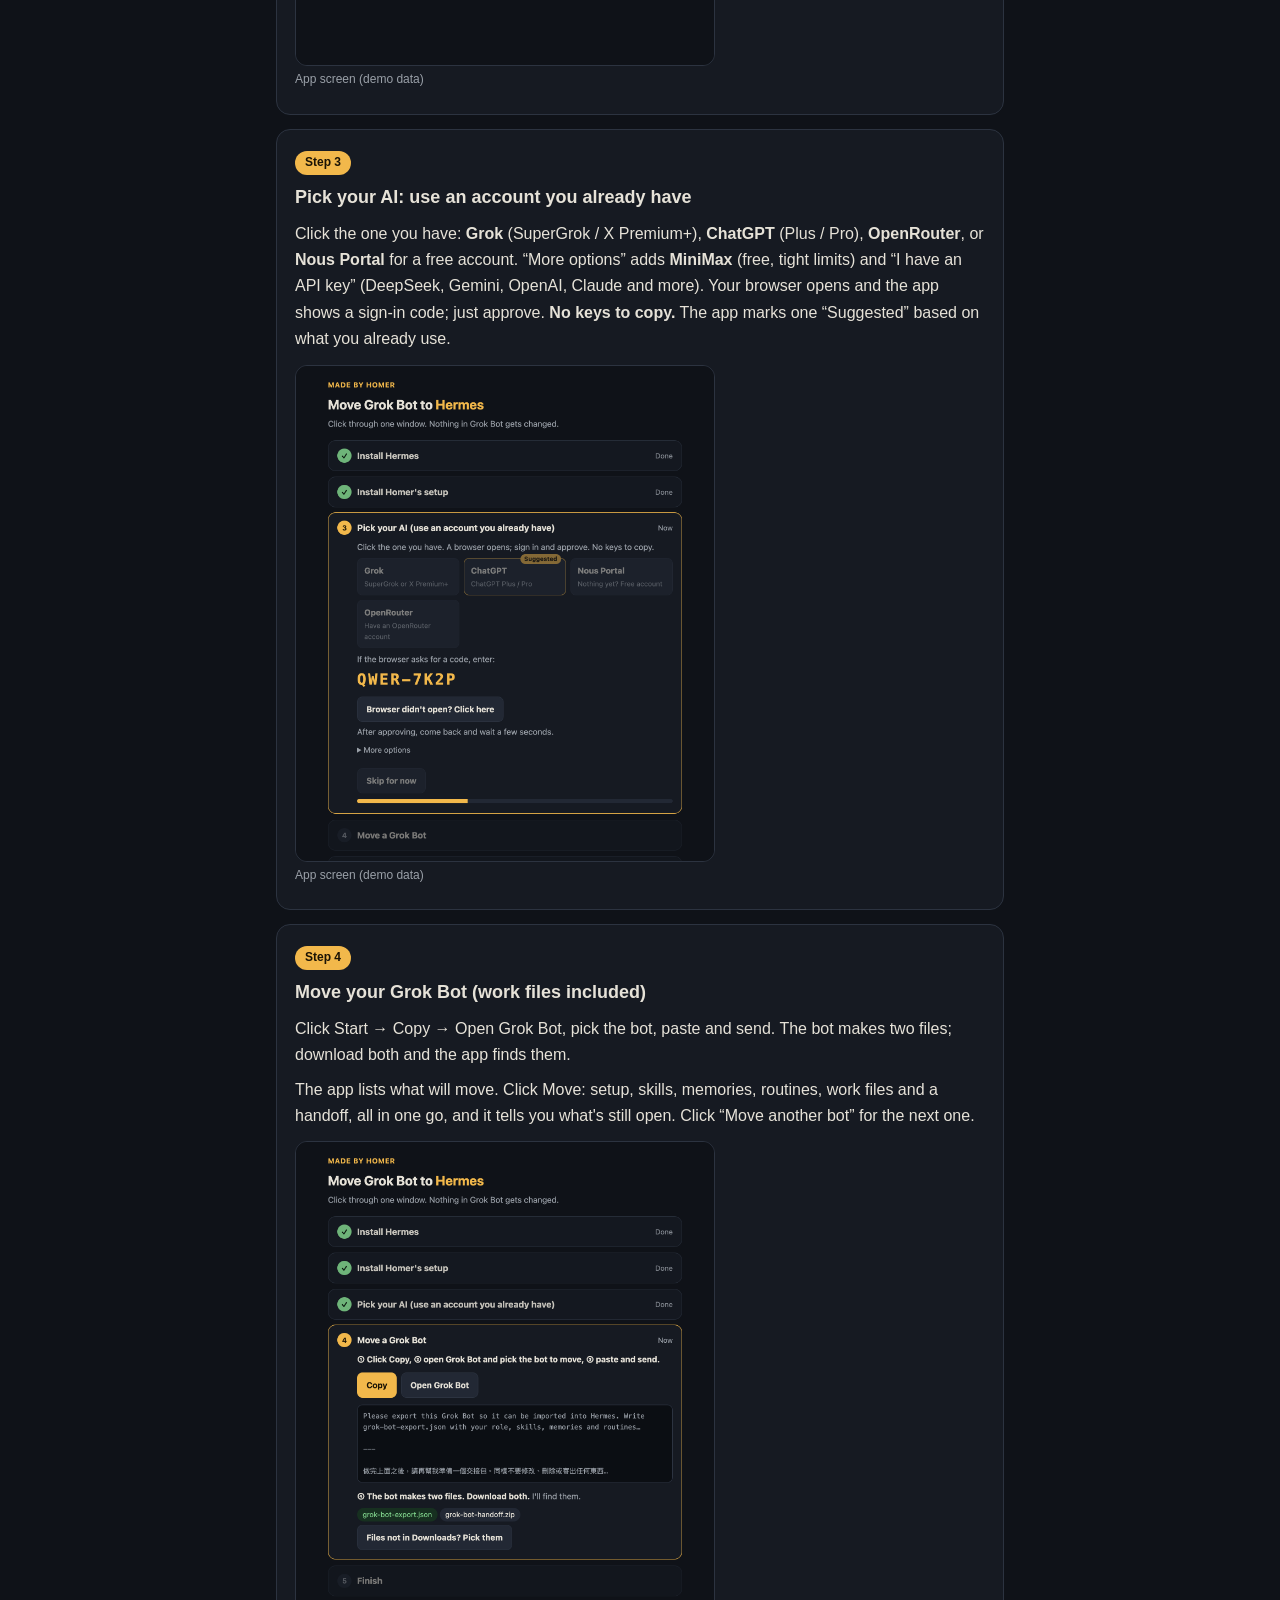
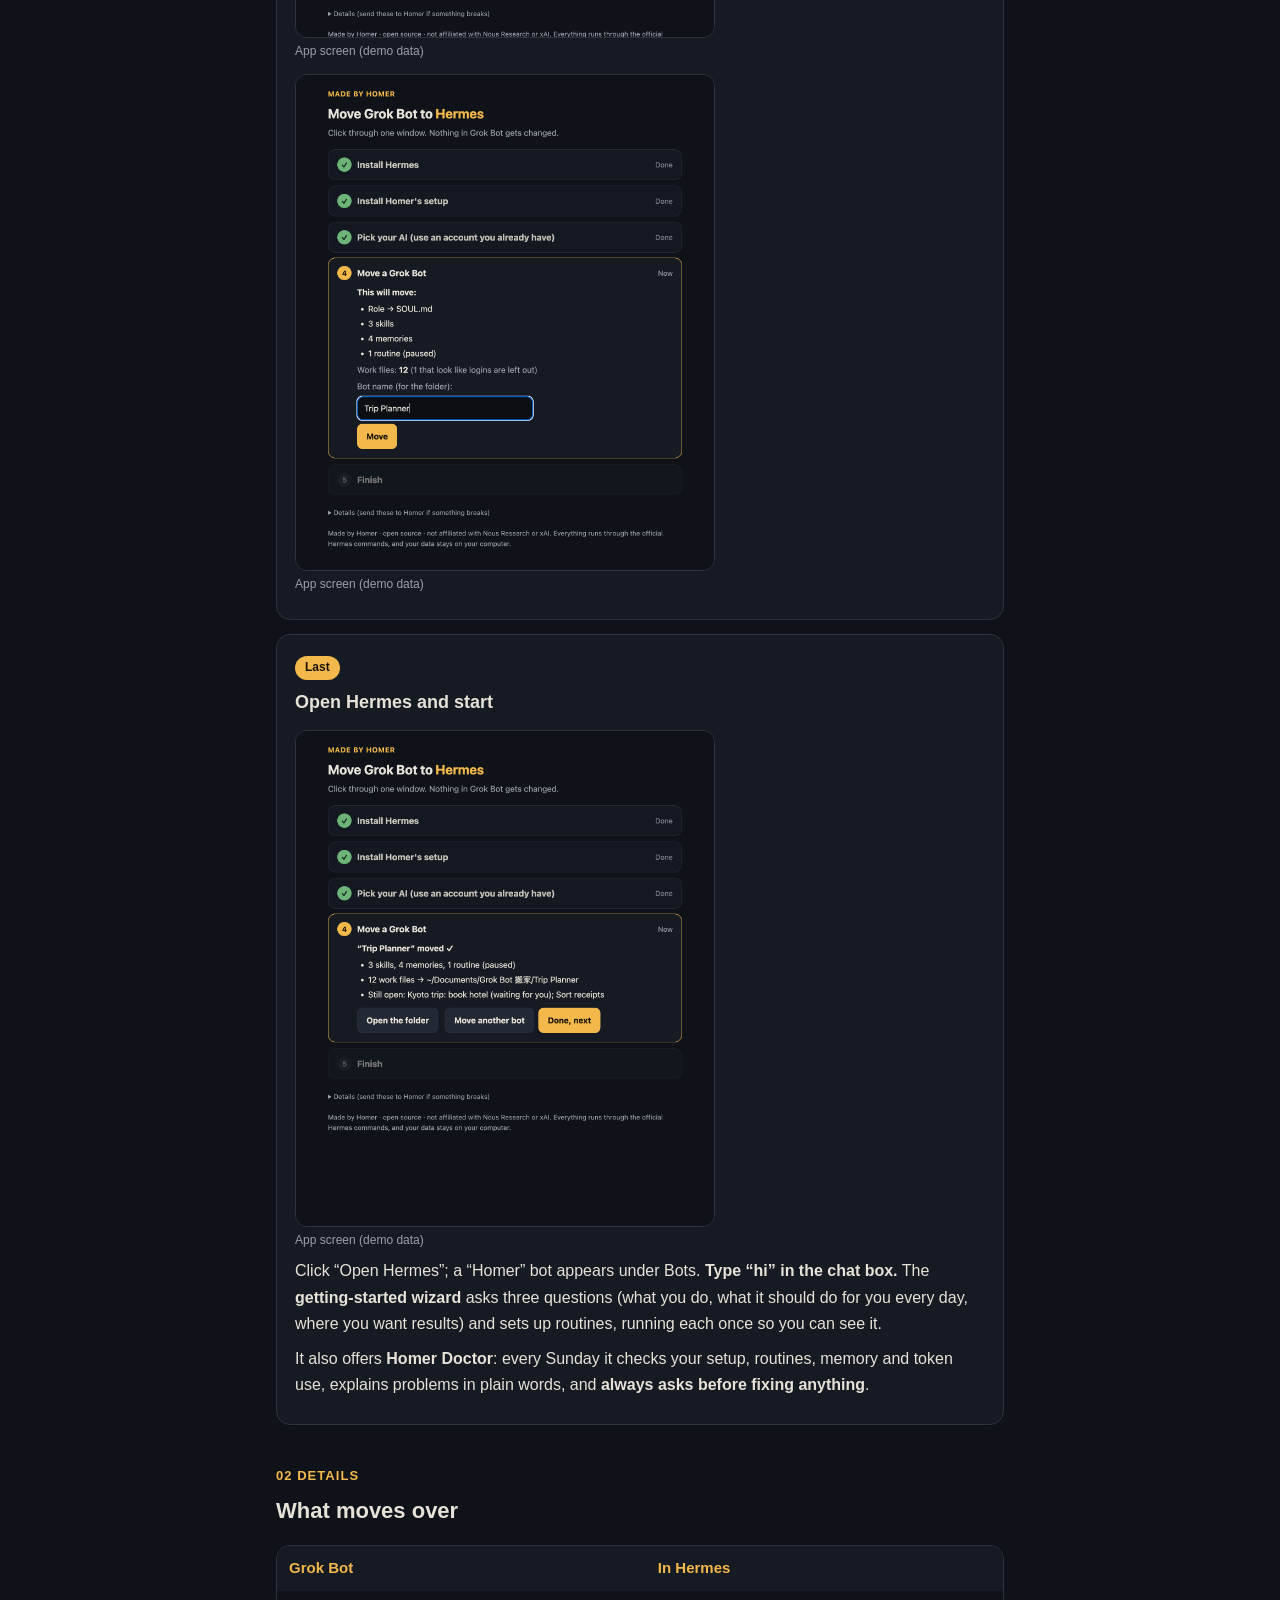
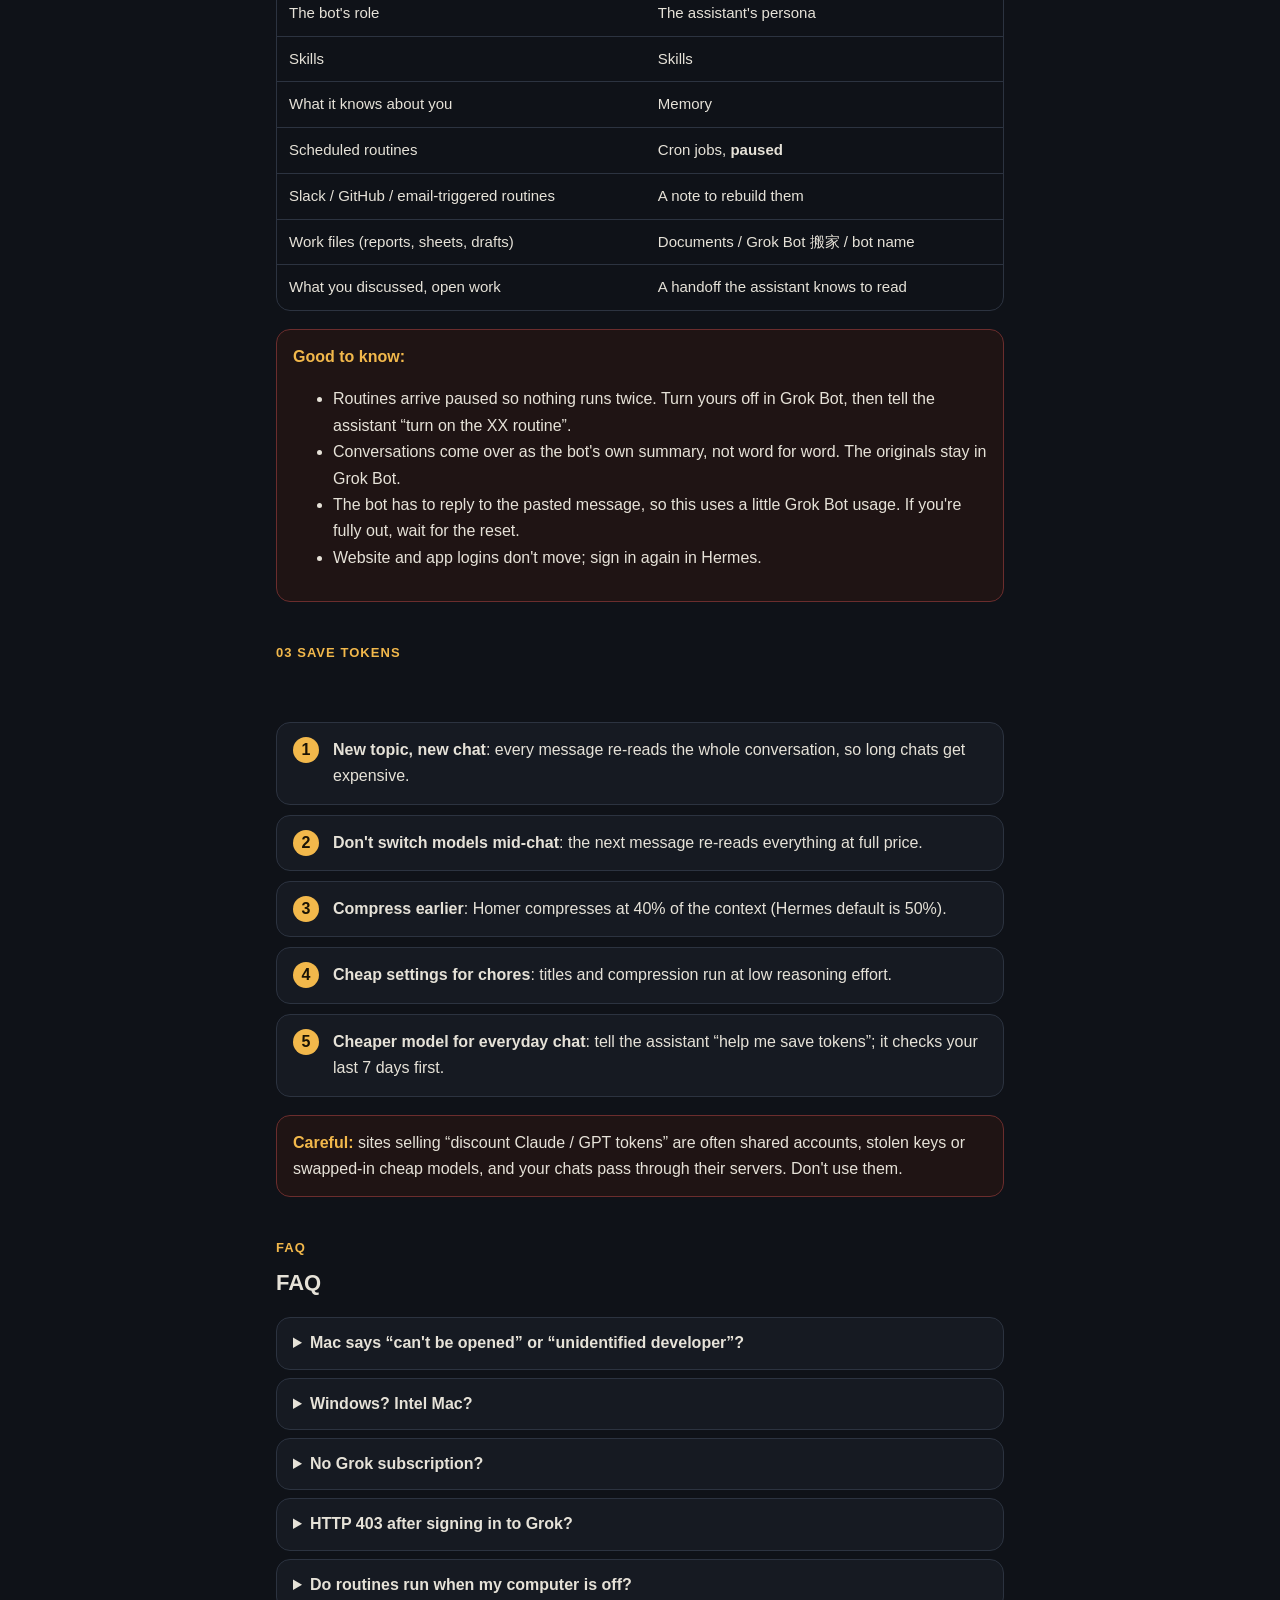
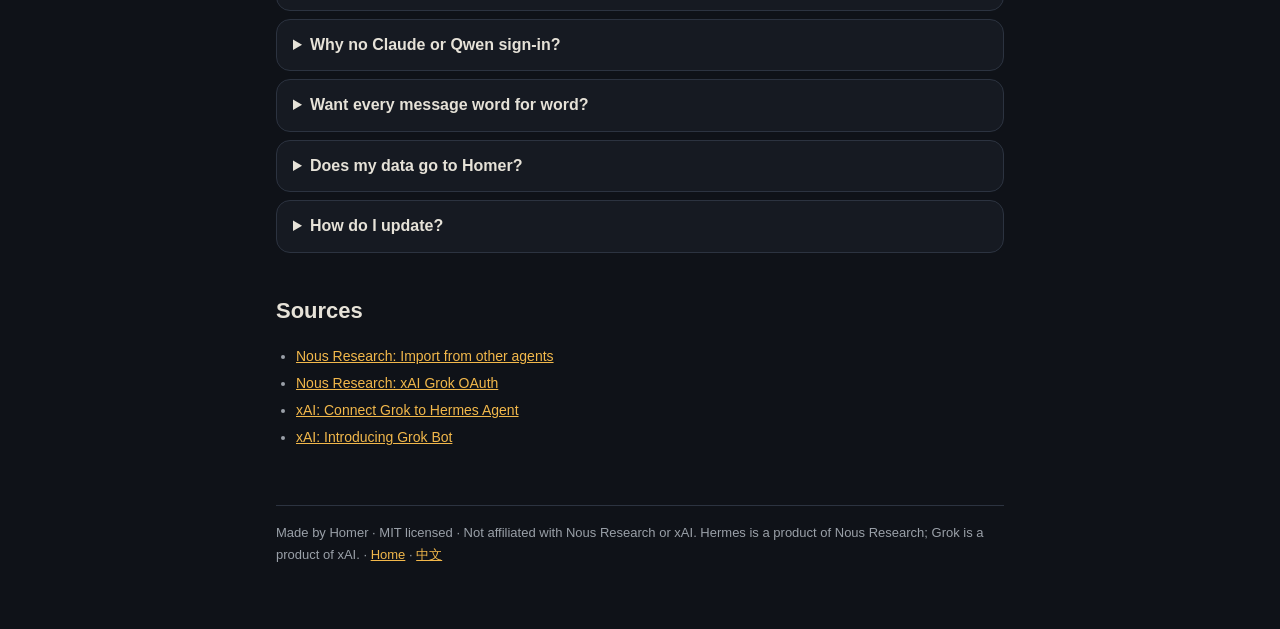
<file: en/grok-bot-to-hermes/index.html>
<!doctype html>
<html lang="en">
<head>
<meta charset="utf-8">
<meta name="viewport" content="width=device-width,initial-scale=1">
<title>Move from Grok Bot to Hermes: The Ultimate Guide [No Terminal, 2026]</title>
<meta name="description" content="Out of Grok Bot usage? Homer Mover installs Hermes, signs you in with an AI account you already have, and moves your bot over with its work files. Free, no terminal.">
<meta property="og:title" content="Move from Grok Bot to Hermes: The Ultimate Guide">
<meta property="og:description" content="No terminal. Your bot's setup, work files and open tasks come along. Plus 5 ways to save tokens.">
<link rel="stylesheet" href="../../assets/style.css?v=9">
<script>document.documentElement.classList.add("js")</script>
</head>
<body data-src="guide-en">

<nav class="topnav"><div class="in">
  <a class="logo" href="../../en/">MADE BY HOMER</a>
  <div class="links">
    <a href="#what">Intro</a><a href="#compare">Compare</a><a href="#install">Install</a><a href="#move">What moves</a><a href="#tokens">Save tokens</a><a href="#faq">FAQ</a><a href="../../grok-bot-to-hermes/">中文</a>
  </div>
</div></nav>

<main class="guide">
  <p class="kicker">Hermes guide｜Tested by Homer</p>
  <h1>Move from Grok Bot to Hermes<br><em>The Ultimate Guide</em></h1>
  <p class="lead">Hit your Grok Bot weekly limit again? This guide takes you from zero: install Hermes, sign in with an AI account you already have, and move your bot over with its work files. No terminal, about 15 minutes.</p>
  <div class="cta">
    <a data-goatcounter-click="download-en" data-goatcounter-title="en/grok-bot-to-hermes" class="btn primary" href="https://github.com/MrLongMo/homer-hermes-kit/releases/latest/download/Homer-Mover-mac-en.zip">Download Homer Mover (Mac)</a>
    <a class="btn" href="#install">See the steps ↓</a>
  </div>
  <p class="meta">Last updated: November 10, 2026｜Sources: Nous Research docs, xAI announcements and my own testing｜A personal guide, not an official Nous Research or xAI page</p>

  <div class="chatdemo" aria-label="Demo conversation">
    <div class="who"><span>Homer assistant</span><span>Demo</span></div>
    <div class="bub me">Hi, I just moved over from Grok Bot</div>
    <div class="bub bot">Welcome! “Trip Planner”'s skills, memories and work files are all here. <b>Two things are still open.</b> Want me to pick up “book the Kyoto hotel”?</div>
    <div class="bub me">Yes, and give me a to-do list every morning</div>
    <div class="bub bot">Done ✓ Weekdays at 8:30. I'll run it once now so you can see it.</div>
    <div class="typing"><i></i><i></i><i></i></div>
  </div>

  <section id="what">
    <p class="kicker">First things first</p>
    <h2>What is Hermes?</h2>
    <p>Hermes is the open-source AI agent from Nous Research. Like Grok Bot it remembers things, runs routines and uses skills. The big difference: it <b>runs on your own computer</b>, and you choose which AI model it uses.</p>
    <div class="stats">
      <div class="stat"><b>Free</b><span>Open source, the app costs nothing</span></div>
      <div class="stat"><b>Your computer</b><span>Your data stays with you</span></div>
      <div class="stat"><b>Any model</b><span>Grok, ChatGPT, DeepSeek…</span></div>
      <div class="stat"><b>No region lock</b><span>Works where Muse doesn't</span></div>
    </div>
    <p>On November 2, 2026, Hermes 0.22.6 added an official Grok Bot importer, but it runs in a terminal. <b>Homer Mover</b> turns the whole thing into one window: a few clicks to install, sign in and move.</p>
    <div class="callout"><b>You end up with:</b> an assistant that replies in your language, plus 5 skills: Grok Bot move, getting-started wizard, Homer Doctor, token saving and images. Just settings and skills, <a href="https://github.com/MrLongMo/homer-hermes-kit">source on GitHub</a>, nothing sent anywhere.</div>
  </section>

  <section id="compare">
    <p class="kicker">Side by side</p>
    <h2>Grok Bot vs Hermes</h2>
    <div class="tablewrap"><table class="cmp">
      <thead><tr><th></th><th>Grok Bot</th><th>Hermes + Homer</th></tr></thead>
      <tbody>
        <tr><th>Cost</th><td>Needs SuperGrok, Cursor Pro or similar</td><td>App is free; AI via a plan you already have, or a free plan</td></tr>
        <tr><th>Usage</th><td>A weekly allowance; wait for the reset when it runs out</td><td>Depends on your AI; switch to a cheaper model any time</td></tr>
        <tr><th>Runs on</th><td>The cloud, 24/7, a computer per bot</td><td>Your computer, <b>stops when it's off</b></td></tr>
        <tr><th>Model choice</th><td>No</td><td>Yes, one sentence to switch</td></tr>
        <tr><th>Best for</th><td>Always-on work, no setup</td><td>Saving money, staying in control, keeping data local</td></tr>
      </tbody>
    </table></div>
    <p class="small">Honestly: if you need bots working while your computer sleeps, Grok Bot's cloud computers are a real advantage. Use both: heavy work in Hermes, always-on jobs in Grok Bot.</p>
  </section>

  <section id="install">
    <p class="kicker">01 Install + move</p>
    <h2>Download Homer Mover, finish in one window</h2>
    <p>No terminal, no hunting for files. Open the app and click through: it installs Hermes, adds the setup, signs you in with an account you already have, then moves your Grok Bot.</p>
    <div class="callout"><b>You'll need:</b>
      <ul class="checklist">
        <li>A Mac with Apple silicon (M1 or later), macOS 12+</li>
        <li>One AI account: Grok, ChatGPT Plus or OpenRouter. None? Use the free Nous Portal plan</li>
        <li>To move a bot: your Grok Bot, signed in on the same computer</li>
      </ul>
      <p class="small">Windows version coming soon.</p>
    </div>
    <div class="cta"><a data-goatcounter-click="download-en" data-goatcounter-title="en/grok-bot-to-hermes" class="btn primary" href="https://github.com/MrLongMo/homer-hermes-kit/releases/latest/download/Homer-Mover-mac-en.zip">Download Homer Mover (Mac)</a></div>

    <div class="stepcard">
      <span class="no">Step 1</span>
      <h3>Open the app</h3>
      <p>Unzip the download. The first time, <b>right-click “Homer Mover” → Open → Open</b>.</p>
      <p class="small">macOS says “unidentified developer” because the app isn't signed with an Apple developer certificate yet. The source is public on <a href="https://github.com/MrLongMo/homer-hermes-kit">GitHub</a>.</p>
    </div>

    <div class="stepcard">
      <span class="no">Step 2</span>
      <h3>Install Hermes (if you don't have it)</h3>
      <p>Click “Install Hermes”. The app downloads Nous Research's <b>official installer</b>; click through it, about 5–10 minutes. When you see “HERMES IS READY”, <b>don't click Launch Hermes yet</b>. Close it and go back; the app continues by itself and adds Homer's setup.</p>
      <figure class="appshot"><img src="../../img/en/app-install.png" alt="Homer Mover step 1: install Hermes" loading="lazy" width="760" height="900"><figcaption>App screen (demo data)</figcaption></figure>
    </div>

    <div class="stepcard">
      <span class="no">Step 3</span>
      <h3>Pick your AI: use an account you already have</h3>
      <p>Click the one you have: <b>Grok</b> (SuperGrok / X Premium+), <b>ChatGPT</b> (Plus / Pro), <b>OpenRouter</b>, or <b>Nous Portal</b> for a free account. “More options” adds <b>MiniMax</b> (free, tight limits) and “I have an API key” (DeepSeek, Gemini, OpenAI, Claude and more). Your browser opens and the app shows a sign-in code; just approve. <b>No keys to copy.</b> The app marks one “Suggested” based on what you already use.</p>
      <figure class="appshot"><img src="../../img/en/app-login.png" alt="Homer Mover step 3: pick an AI and sign-in code" loading="lazy" width="760" height="900"><figcaption>App screen (demo data)</figcaption></figure>
    </div>

    <div class="stepcard">
      <span class="no">Step 4</span>
      <h3>Move your Grok Bot (work files included)</h3>
      <p>Click Start → Copy → Open Grok Bot, pick the bot, paste and send. The bot makes two files; download both and the app finds them.</p>
      <p>The app lists what will move. Click Move: setup, skills, memories, routines, work files and a handoff, all in one go, and it tells you what's still open. Click “Move another bot” for the next one.</p>
      <figure class="appshot"><img src="../../img/en/app-message.png" alt="Homer Mover step 4: copy the message into Grok Bot" loading="lazy" width="760" height="900"><figcaption>App screen (demo data)</figcaption></figure>
      <figure class="appshot"><img src="../../img/en/app-preview.png" alt="Homer Mover: what will move" loading="lazy" width="760" height="900"><figcaption>App screen (demo data)</figcaption></figure>
    </div>

    <div class="stepcard">
      <span class="no">Last</span>
      <h3>Open Hermes and start</h3>
      <figure class="appshot"><img src="../../img/en/app-done.png" alt="Homer Mover: moved, with open tasks listed" loading="lazy" width="760" height="900"><figcaption>App screen (demo data)</figcaption></figure>
      <p>Click “Open Hermes”; a “Homer” bot appears under Bots. <b>Type “hi” in the chat box.</b> The <b>getting-started wizard</b> asks three questions (what you do, what it should do for you every day, where you want results) and sets up routines, running each once so you can see it.</p>
      <p>It also offers <b>Homer Doctor</b>: every Sunday it checks your setup, routines, memory and token use, explains problems in plain words, and <b>always asks before fixing anything</b>.</p>
    </div>
  </section>

  <section id="move">
    <p class="kicker">02 Details</p>
    <h2>What moves over</h2>
    <div class="tablewrap"><table class="cmp">
      <thead><tr><th>Grok Bot</th><th>In Hermes</th></tr></thead>
      <tbody>
        <tr><td>The bot's role</td><td>The assistant's persona</td></tr>
        <tr><td>Skills</td><td>Skills</td></tr>
        <tr><td>What it knows about you</td><td>Memory</td></tr>
        <tr><td>Scheduled routines</td><td>Cron jobs, <b>paused</b></td></tr>
        <tr><td>Slack / GitHub / email-triggered routines</td><td>A note to rebuild them</td></tr>
        <tr><td>Work files (reports, sheets, drafts)</td><td>Documents / Grok Bot 搬家 / bot name</td></tr>
        <tr><td>What you discussed, open work</td><td>A handoff the assistant knows to read</td></tr>
      </tbody>
    </table></div>
    <div class="callout warn"><b>Good to know:</b>
      <ul>
        <li>Routines arrive paused so nothing runs twice. Turn yours off in Grok Bot, then tell the assistant “turn on the XX routine”.</li>
        <li>Conversations come over as the bot's own summary, not word for word. The originals stay in Grok Bot.</li>
        <li>The bot has to reply to the pasted message, so this uses a little Grok Bot usage. If you're fully out, wait for the reset.</li>
        <li>Website and app logins don't move; sign in again in Hermes.</li>
      </ul>
    </div>
  </section>

  <section id="tokens">
    <p class="kicker">03 Save tokens</p>
    <h2>5 ways to save tokens</h2>
    <ol class="steps">
      <li><b>New topic, new chat</b>: every message re-reads the whole conversation, so long chats get expensive.</li>
      <li><b>Don't switch models mid-chat</b>: the next message re-reads everything at full price.</li>
      <li><b>Compress earlier</b>: Homer compresses at 40% of the context (Hermes default is 50%).</li>
      <li><b>Cheap settings for chores</b>: titles and compression run at low reasoning effort.</li>
      <li><b>Cheaper model for everyday chat</b>: tell the assistant “help me save tokens”; it checks your last 7 days first.</li>
    </ol>
    <div class="callout warn"><b>Careful:</b> sites selling “discount Claude / GPT tokens” are often shared accounts, stolen keys or swapped-in cheap models, and your chats pass through their servers. Don't use them.</div>
  </section>

  <section id="faq">
    <p class="kicker">FAQ</p>
    <h2>FAQ</h2>
    <details class="faq"><summary>Mac says “can't be opened” or “unidentified developer”?</summary><p>Right-click “Homer Mover” → Open → Open; it won't ask again. The app isn't signed with an Apple developer certificate (US$99/year) yet; it isn't malware. The source is on GitHub.</p></details>
    <details class="faq"><summary>Windows? Intel Mac?</summary><p>Windows is coming. Intel Macs can't run it because official Hermes Desktop only supports Apple silicon (M1 or later).</p></details>
    <details class="faq"><summary>No Grok subscription?</summary><p>Fine. In step 3 pick <b>ChatGPT</b> (Plus / Pro) or <b>OpenRouter</b>, or <b>Nous Portal</b> for a free account (choose the Free plan, then pick a model marked free).</p></details>
    <details class="faq"><summary>HTTP 403 after signing in to Grok?</summary><p>A limit on some xAI plans, not your mistake. Use an xAI API key (from console.x.ai) under “More options”.</p></details>
    <details class="faq"><summary>Do routines run when my computer is off?</summary><p>No. Hermes Desktop runs on your computer, so it has to be on. Keep always-on jobs in Grok Bot.</p></details>
    <details class="faq"><summary>Why no Claude or Qwen sign-in?</summary><p>Claude: Anthropic's terms don't allow Claude subscription logins in other apps; you could be charged extra or suspended. Qwen: its free sign-in ended in April 2026. If you have a Claude or other API key, paste it under “More options”.</p></details>
    <details class="faq"><summary>Want every message word for word?</summary><p>The community tool <code>gbot migrate</code> (by sam_lung2077, <a href="https://github.com/akari-sora/grok-bot-cli">akari-sora/grok-bot-cli</a>) moves the full transcript and files without using Grok Bot usage. It needs a terminal and Node.js, is unofficial, and reads the Grok Bot app's login data.</p></details>
    <details class="faq"><summary>Does my data go to Homer?</summary><p>No. Homer is only settings and skills, <a href="https://github.com/MrLongMo/homer-hermes-kit">open source</a>. Your chats only travel between your computer and the AI you choose; API keys stay on your computer.</p></details>
    <details class="faq"><summary>How do I update?</summary><p>Open the newer app; it updates the skills without touching your chats, memory or AI settings.</p></details>
  </section>

  <section>
    <h2>Sources</h2>
    <ul class="sources">
      <li><a href="https://hermes-agent.nousresearch.com/docs/user-guide/import-from-other-agents">Nous Research: Import from other agents</a></li>
      <li><a href="https://hermes-agent.nousresearch.com/docs/guides/xai-grok-oauth">Nous Research: xAI Grok OAuth</a></li>
      <li><a href="https://x.ai/news/grok-hermes">xAI: Connect Grok to Hermes Agent</a></li>
      <li><a href="https://x.ai/news/introducing-grok-bot">xAI: Introducing Grok Bot</a></li>
    </ul>
  </section>

  <footer>Made by Homer · MIT licensed · Not affiliated with Nous Research or xAI. Hermes is a product of Nous Research; Grok is a product of xAI. · <a href="../../en/">Home</a> · <a href="../../grok-bot-to-hermes/">中文</a></footer>
</main>
<script src="../../assets/subscribe.js?v=9"></script>
<script src="../../assets/motion.js?v=9"></script>
<script data-goatcounter="https://homerkit.goatcounter.com/count" async src="//gc.zgo.at/count.js"></script>
</body>
</html>
</file>
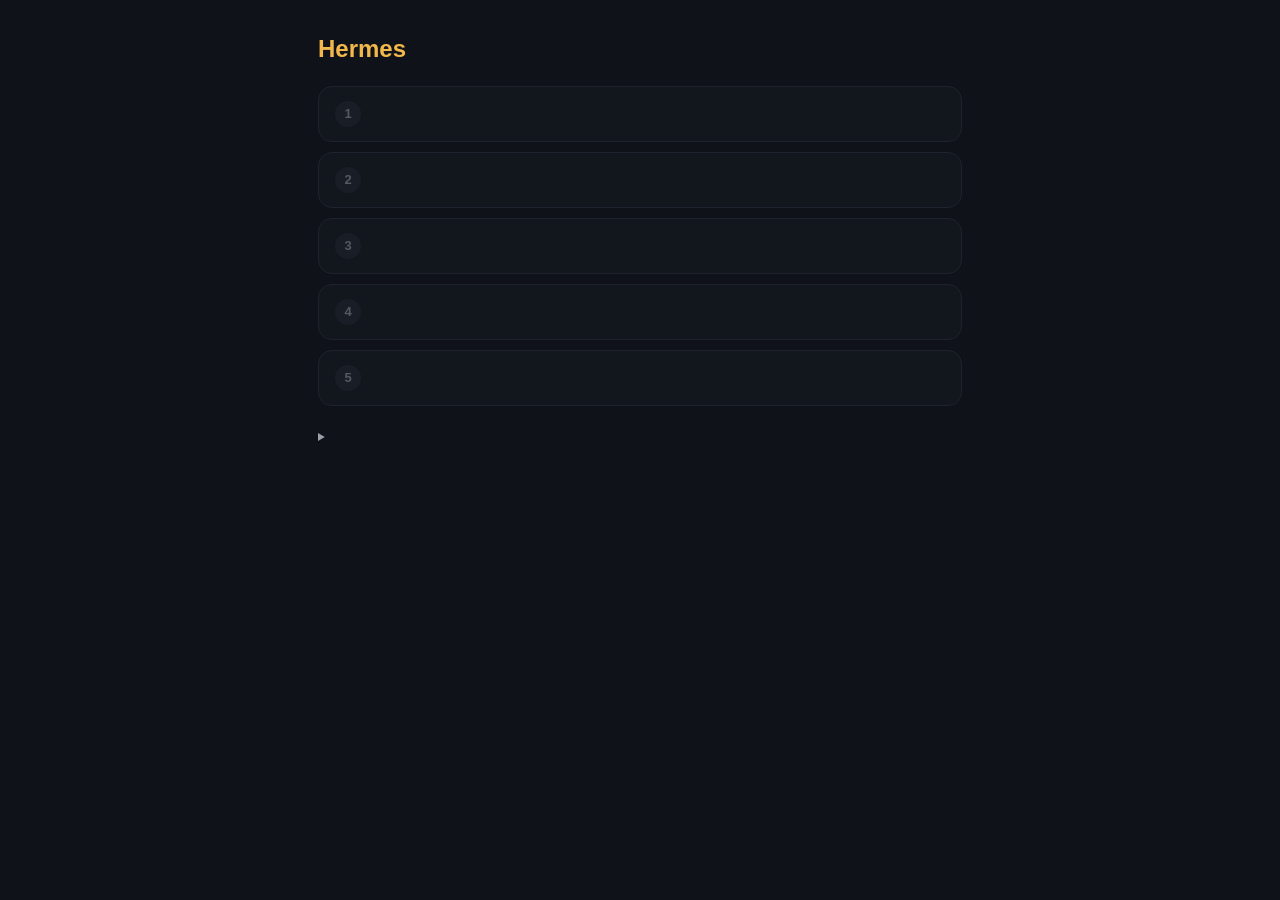
<file: app/homer_mover/ui/index.html>
<!doctype html>
<html>
<head>
<meta charset="utf-8">
<meta name="viewport" content="width=device-width,initial-scale=1">
<title>Homer</title>
<style>
:root { --bg:#0f1218; --card:#161a22; --line:#2c3340; --text:#e6e2d8; --muted:#9aa0a8; --amber:#f2b84b; --ink:#1a1305; --ok:#7fd18b; --bad:#ff8a80; }
* { box-sizing: border-box; }
html, body { margin:0; background:var(--bg); color:var(--text);
  font:15px/1.6 -apple-system, BlinkMacSystemFont, "PingFang TC", "Noto Sans TC", "Microsoft JhengHei", sans-serif; }
main { max-width:680px; margin:0 auto; padding:24px 18px 40px; }
.brand { color:var(--amber); font-weight:700; letter-spacing:.06em; font-size:13px; }
h1 { font-size:24px; margin:6px 0 4px; } h1 em { color:var(--amber); font-style:normal; }
.sub { color:var(--muted); margin:0 0 18px; }
.step { background:var(--card); border:1px solid var(--line); border-radius:14px; padding:14px 16px; margin:10px 0;
  opacity:.5; transition:opacity .3s, border-color .3s, transform .3s; }
.step.active { opacity:1; border-color:var(--amber); transform:translateY(-1px); }
.step.done { opacity:.85; }
.head { display:flex; align-items:center; gap:10px; }
.dot { width:26px; height:26px; border-radius:50%; background:#222834; color:var(--muted); display:grid; place-items:center;
  font-weight:700; font-size:13px; flex:none; transition:background .3s; }
.active .dot { background:var(--amber); color:var(--ink); }
.done .dot { background:var(--ok); color:#0b1a0e; }
.done .dot::after { content:"✓"; } .done .dot span { display:none; }
.title { font-weight:700; font-size:16px; flex:1; }
.state { font-size:13px; color:var(--muted); }
.body { margin:10px 0 2px 36px; display:none; } .active .body { display:block; animation:pop .35s ease; }
@keyframes pop { from { opacity:0; transform:translateY(6px); } to { opacity:1; transform:none; } }
.body p { margin:6px 0; color:var(--muted); } .body p b { color:var(--text); }
button { font:inherit; font-weight:700; border-radius:10px; padding:10px 16px; border:1px solid var(--line);
  background:#222834; color:var(--text); cursor:pointer; margin:6px 8px 0 0; }
button.primary { background:var(--amber); color:var(--ink); border-color:var(--amber); }
button:disabled { opacity:.5; cursor:default; }
.bar { height:8px; background:#222834; border-radius:999px; overflow:hidden; margin:10px 0 4px; }
.bar i { display:block; height:100%; width:0; background:var(--amber); transition:width .3s; }
.bar.spin i { width:35%; animation:slide 1.2s infinite ease-in-out; }
@keyframes slide { from { margin-left:-35%; } to { margin-left:100%; } }
.code { font:700 28px/1.2 ui-monospace, Menlo, Consolas, monospace; letter-spacing:.12em; color:var(--amber); margin:8px 0; }
pre.msg { background:#0b0e13; border:1px solid var(--line); border-radius:10px; padding:10px; white-space:pre-wrap;
  max-height:180px; overflow:auto; font-size:12.5px; color:var(--muted); }
ul.list { margin:6px 0; padding-left:20px; } ul.list li { margin:3px 0; }
.err { background:#1f1414; border:1px solid #6b2d2d; color:var(--bad); border-radius:10px; padding:10px 12px; margin:10px 0;
  white-space:pre-wrap; font-size:13px; display:none; }
input[type=text] { font:inherit; background:#0b0e13; color:var(--text); border:1px solid var(--line); border-radius:10px;
  padding:9px 12px; width:100%; max-width:320px; }
.files span { display:inline-block; background:#222834; border-radius:999px; padding:2px 10px; margin:3px 4px 0 0; font-size:13px; }
.files span.got { background:#173020; color:var(--ok); }
details.log { margin-top:22px; color:var(--muted); font-size:12px; }
details.log pre { max-height:220px; overflow:auto; white-space:pre-wrap; background:#0b0e13; padding:8px; border-radius:8px; }
.foot { color:var(--muted); font-size:12px; margin-top:18px; }
.pv { display:grid; grid-template-columns:repeat(auto-fit,minmax(180px,1fr)); gap:8px; margin:8px 0; }
.pv button { margin:0; text-align:left; padding:10px 12px; position:relative; }
.pv button small { display:block; font-weight:400; color:var(--muted); font-size:12.5px; margin-top:2px; }
.pv button.sug { border-color:var(--amber); }
details.more { margin:10px 0; } details.more summary { cursor:pointer; color:var(--muted); font-size:14px; margin-bottom:6px; }
.keyrow { display:flex; flex-wrap:wrap; gap:8px; align-items:center; }
.keyrow select, .keyrow input { font:inherit; background:#0b0e13; color:var(--text); border:1px solid var(--line); border-radius:10px; padding:9px 10px; }
.keyrow input { flex:1 1 200px; min-width:0; } .keyrow button { margin:0; }
.small { font-size:12.5px; color:var(--muted); }
.pv button .tag { position:absolute; top:-8px; right:8px; background:var(--amber); color:var(--ink); font-size:11px; border-radius:999px; padding:0 7px; }
</style>

</head>
<body>
<main>
  <div class="brand" data-t="brand"></div>
  <h1><span data-t="h1_a"></span><em>Hermes</em></h1>
  <p class="sub" data-t="sub"></p>

  <div class="step" id="s1"><div class="head"><div class="dot"><span>1</span></div><div class="title" data-t="s1_title"></div><div class="state"></div></div>
    <div class="body">
      <p id="s1-text"></p>
      <div class="bar" id="s1-bar" hidden><i></i></div>
      <div id="s1-btns"></div>
    </div></div>

  <div class="step" id="s2"><div class="head"><div class="dot"><span>2</span></div><div class="title" data-t="s2_title"></div><div class="state"></div></div>
    <div class="body">
      <p data-t="s2_text"></p>
      <div class="bar spin"><i></i></div>
    </div></div>

  <div class="step" id="s3"><div class="head"><div class="dot"><span>3</span></div><div class="title" data-t="s3_title"></div><div class="state"></div></div>
    <div class="body">
      <p data-t="s3_text"></p>
      <div class="pv" id="s3-pv">
        <button data-pv="grok"><span data-t="pv_grok"></span><small data-t="pv_grok_d"></small></button>
        <button data-pv="chatgpt"><span data-t="pv_chatgpt"></span><small data-t="pv_chatgpt_d"></small></button>
        <button data-pv="nous"><span data-t="pv_nous"></span><small data-t="pv_nous_d"></small></button>
        <button data-pv="openrouter"><span data-t="pv_openrouter"></span><small data-t="pv_openrouter_d"></small></button>
      </div>
      <div id="s3-code" hidden>
        <p id="s3-nous" hidden data-t="s3_nous_hint"></p>
        <p data-t="s3_code"></p>
        <div class="code" id="s3-codev"></div>
        <button id="s3-reopen" data-t="s3_reopen"></button>
        <p data-t="s3_wait"></p>
      </div>
      <details class="more" id="s3-more"><summary data-t="more"></summary>
        <div class="pv">
          <button data-pv="minimax"><span data-t="pv_minimax"></span><small data-t="pv_minimax_d"></small></button>
        </div>
        <p><b data-t="key_title"></b><br><span data-t="key_text"></span></p>
        <div class="keyrow">
          <select id="key-which">
            <option value="deepseek">DeepSeek</option><option value="gemini">Google Gemini</option>
            <option value="openai">OpenAI API</option><option value="openrouter">OpenRouter</option><option value="xai">xAI API</option><option value="anthropic">Claude API</option>
          </select>
          <input type="password" id="key-val" autocomplete="off" spellcheck="false">
          <button class="primary" id="key-save" data-t="key_save"></button>
        </div>
        <p class="small" data-t="no_claude"></p>
      </details>
      <button id="s3-skip" data-t="s3_skip"></button>
      <div class="bar spin" id="s3-bar" hidden><i></i></div>
    </div></div>

  <div class="step" id="s4"><div class="head"><div class="dot"><span>4</span></div><div class="title" data-t="s4_title"></div><div class="state"></div></div>
    <div class="body">
      <div id="s4-start">
        <p data-t="s4_intro"></p>
        <button class="primary" id="s4-go" data-t="s4_go"></button><button id="s4-skip" data-t="s4_skip"></button>
      </div>
      <div id="s4-msg" hidden>
        <p><b data-t="s4_steps"></b></p>
        <button class="primary" id="s4-copy" data-t="copy"></button><button id="s4-open" data-t="open_gb"></button>
        <pre class="msg" id="s4-text"></pre>
        <p data-t="s4_dl"></p>
        <div class="files"><span id="f-export">grok-bot-export.json</span><span id="f-handoff">grok-bot-handoff.zip</span></div>
        <button id="s4-pick" data-t="s4_pick"></button>
      </div>
      <div id="s4-preview" hidden>
        <p><b data-t="s4_will"></b></p>
        <ul class="list" id="s4-lines"></ul>
        <p id="s4-zip"></p>
        <p data-t="s4_botname"></p>
        <input type="text" id="s4-bot">
        <div><button class="primary" id="s4-move" data-t="s4_move"></button></div>
      </div>
      <div id="s4-done" hidden>
        <p><b id="s4-done-title"></b></p>
        <ul class="list" id="s4-done-lines"></ul>
        <button id="s4-folder" hidden data-t="s4_folder"></button>
        <button id="s4-again" data-t="s4_again"></button><button class="primary" id="s4-next" data-t="s4_next"></button>
      </div>
      <div class="bar spin" id="s4-bar" hidden><i></i></div>
    </div></div>

  <div class="step" id="s5"><div class="head"><div class="dot"><span>5</span></div><div class="title" data-t="s5_title"></div><div class="state"></div></div>
    <div class="body">
      <p data-t="s5_routines"></p>
      <p id="s5-noai" hidden data-t="s5_noai"></p>
      <p id="s5-nous" hidden data-t="s5_nous"></p>
      <p data-t="s5_start"></p>
      <button class="primary" id="s5-go" data-t="s5_go"></button>
    </div></div>

  <div class="err" id="err"></div>
  <p><a href="#" id="help" data-t="help" style="color:var(--amber)"></a></p>
  <details class="log"><summary data-t="log"></summary><pre id="log"></pre></details>
  <p class="foot" data-t="foot"></p>
</main>
<script>
const $ = (id) => document.getElementById(id);
let api, T = {}, st = {}, codeUrl = "", provider = null;
const f = (k, o) => (T[k] || k).replace(/\{(\w+)\}/g, (_, n) => o[n]);

function applyT() {
  document.querySelectorAll("[data-t]").forEach(el => { el.innerHTML = T[el.dataset.t] || ""; });
  document.documentElement.lang = T.lang === "en" ? "en" : "zh-Hant";
  document.title = T.window_title;
  $("s4-bot").placeholder = T.s4_botph;
  $("key-val").placeholder = T.key_ph;
}
function setStep(n) {
  for (let i = 1; i <= 5; i++) {
    const el = $("s" + i);
    el.classList.toggle("active", i === n);
    el.classList.toggle("done", i < n);
    el.querySelector(".state").textContent = i < n ? T.done_state : (i === n ? T.doing_state : "");
  }
  $("err").style.display = "none";
  if (n === 2) api.install_profile();
  if (n === 5) { $("s5-noai").hidden = !!provider; $("s5-nous").hidden = provider !== "nous"; }
}
function showErr(m) { const e = $("err"); e.textContent = m; e.style.display = "block"; busy(false); }
function busy(on) {
  $("s4-bar").hidden = !on; $("s3-bar").hidden = !on;
  document.querySelectorAll(".active button").forEach(b => b.disabled = on);
}
function btn(label, fn, primary) { const b = document.createElement("button"); b.innerHTML = label; if (primary) b.className = "primary"; b.onclick = fn; return b; }
function esc(s) { return String(s).replace(/[&<>"]/g, c => ({ "&": "&amp;", "<": "&lt;", ">": "&gt;", '"': "&quot;" })[c]); }

async function refresh() {
  $("s1-text").textContent = T.s1_checking;
  st = await api.status();
  provider = st.provider || null;
  document.querySelectorAll("#s3-pv button").forEach(b => {
    const sug = b.dataset.pv === st.suggest;
    b.classList.toggle("sug", sug);
    b.querySelector(".tag")?.remove();
    if (sug) { const s = document.createElement("span"); s.className = "tag"; s.textContent = T.recommended; b.append(s); }
  });
  const h = st.hermes, box = $("s1-btns"); box.innerHTML = "";
  if (!h.found) {
    $("s1-text").innerHTML = T.s1_missing;
    box.append(btn(T.s1_install, () => { busy(true); $("s1-bar").hidden = false; api.install_hermes(); }, true), btn(T.s1_recheck, refresh));
    return setStep(1);
  }
  if (!h.ok) {
    $("s1-text").innerHTML = f("s1_old", { v: esc(h.version || "?") });
    box.append(btn(T.s1_update, () => { busy(true); $("s1-bar").hidden = false; $("s1-bar").classList.add("spin"); api.update_hermes(); }, true));
    return setStep(1);
  }
  if (!st.profile) return setStep(2);
  if (!st.login) return setStep(3);
  setStep(4);
}

window.onEvent = (e) => {
  if (e.kind === "log") { const l = $("log"); l.textContent += e.line + "\n"; l.scrollTop = l.scrollHeight; return; }
  if (e.kind === "error") return showErr(e.message);
  if (e.kind === "progress") {
    if (e.step === 1) { $("s1-text").textContent = e.text; if (e.pct != null) $("s1-bar").querySelector("i").style.width = e.pct + "%"; }
    if (e.step === 3 || e.step === 4) busy(true);
    return;
  }
  if (e.kind === "done") { busy(false); if (e.step === 3) { provider = e.provider; setStep(4); } else refresh().catch(x => showErr(String(x))); return; }
  if (e.kind === "code") {
    codeUrl = e.url; $("s3-code").hidden = false; $("s3-codev").textContent = e.code || T.s3_nocode;
    $("s3-nous").hidden = provider !== "nous"; $("s3-reopen").disabled = false; return;
  }
  if (e.kind === "message") {
    busy(false); $("s4-start").hidden = true; $("s4-done").hidden = true; $("s4-preview").hidden = true; $("s4-msg").hidden = false;
    $("s4-text").textContent = e.text; $("f-export").className = ""; $("f-handoff").className = ""; return;
  }
  if (e.kind === "files") { $("f-export").classList.toggle("got", !!e.files.export); $("f-handoff").classList.toggle("got", !!e.files.handoff); return; }
  if (e.kind === "preview") {
    busy(false); $("s4-msg").hidden = true; $("s4-preview").hidden = false;
    $("s4-lines").innerHTML = e.lines.map(l => `<li>${esc(l)}</li>`).join("");
    const z = e.zip;
    $("s4-zip").innerHTML = !z ? T.s4_nozip
      : z.ok ? f("s4_zipok", { n: z.files }) + (z.skipped.length ? f("s4_zipskip", { n: z.skipped.length }) : "")
      : T.s4_zipbad + " " + esc(z.problems.join("; "));
    $("s4-bot").value = e.bot || ""; $("s4-bot").focus(); return;
  }
  if (e.kind === "moved") {
    busy(false); $("s4-preview").hidden = true; $("s4-done").hidden = false;
    const r = e.result, out = [];
    out.push(...r.imported.slice(0, 4));
    if (r.folder) out.push(f("s4_files", { n: r.files, f: r.folder }));
    if (r.zip_problems) out.push(T.e_nofiles + r.zip_problems.join("; "));
    if (r.items.length) out.push(T.s4_open + r.items.join("; "));
    if (r.folder && !r.memory) out.push(T.s4_memfull);
    $("s4-done-title").textContent = f("s4_moved", { b: r.bot });
    $("s4-done-lines").innerHTML = out.map(l => `<li>${esc(l)}</li>`).join("");
    $("s4-folder").hidden = !r.folder; $("s4-folder").onclick = () => api.open_folder(r.folder);
  }
};

window.addEventListener("pywebviewready", async () => {
  api = window.pywebview.api;
  T = await api.strings();
  applyT();
  $("key-save").onclick = () => { provider = "key:" + $("key-which").value; busy(true); api.save_key($("key-which").value, $("key-val").value); $("key-val").value = ""; };
  document.querySelectorAll("#s3 .pv button").forEach(b => b.onclick = () => {
    provider = b.dataset.pv; $("s3-code").hidden = true; busy(true); api.ai_login(b.dataset.pv);
  });
  $("s3-reopen").onclick = () => api.open_url(codeUrl);
  $("s3-skip").onclick = () => { provider = null; setStep(4); };
  $("s4-go").onclick = () => { busy(true); api.prepare_move(); };
  $("s4-skip").onclick = () => setStep(5);
  $("s4-copy").onclick = async () => { const ok = await api.copy($("s4-text").textContent); $("s4-copy").textContent = ok ? T.copied : T.copy_fail; };
  $("s4-open").onclick = () => api.open_grok_bot();
  $("s4-pick").onclick = () => api.choose_file();
  $("s4-move").onclick = () => { busy(true); api.do_move($("s4-bot").value.trim() || T.default_bot); };
  $("s4-again").onclick = () => { $("s4-copy").textContent = T.copy; busy(true); api.prepare_move(); };
  $("s4-next").onclick = () => setStep(5);
  $("s5-go").onclick = () => api.finish();
  $("help").onclick = (e) => { e.preventDefault(); api.open_url(T.lang === "en" ? "https://github.com/MrLongMo/homer-hermes-kit/blob/main/README.en.md#faq" : "https://github.com/MrLongMo/homer-hermes-kit#常見問題"); };
  refresh().catch(e => showErr(String(e)));
});
</script>
</body>
</html>
</file>
<file: assets/style.css>
:root {
  --bg: #0f1218;
  --card: #161a22;
  --line: #2c3340;
  --text: #e6e2d8;
  --muted: #9aa0a8;
  --amber: #f2b84b;
  --amber-ink: #1a1305;
  --radius: 14px;
}
* { box-sizing: border-box; }
html { -webkit-text-size-adjust: 100%; }
body {
  margin: 0;
  background: var(--bg);
  color: var(--text);
  font: 16px/1.65 -apple-system, BlinkMacSystemFont, "PingFang TC", "Noto Sans TC", "Microsoft JhengHei", sans-serif;
}
a { color: var(--amber); }
main { max-width: 720px; margin: 0 auto; padding: 32px 16px 64px; }
.brand { display: flex; align-items: center; justify-content: space-between; gap: 12px; font-size: 14px; color: var(--muted); }
.brand b { color: var(--amber); letter-spacing: .04em; }
.lang a { color: var(--muted); text-decoration: none; border: 1px solid var(--line); padding: 4px 10px; border-radius: 999px; }
h1 { font-size: clamp(28px, 7vw, 44px); line-height: 1.2; margin: 40px 0 12px; }
h1 em { font-style: normal; color: var(--amber); }
.lead { color: var(--muted); font-size: 18px; margin: 0 0 28px; }
.cta { display: flex; flex-wrap: wrap; gap: 12px; margin-bottom: 40px; }
.btn {
  display: inline-block; padding: 12px 20px; border-radius: 10px; font-weight: 600;
  text-decoration: none; border: 1px solid var(--line); color: var(--text); background: var(--card);
}
.btn.primary { background: var(--amber); color: var(--amber-ink); border-color: var(--amber); }
section { margin: 40px 0; }
h2 { font-size: 22px; margin: 0 0 16px; }
.cards { display: grid; gap: 12px; grid-template-columns: repeat(auto-fit, minmax(260px, 1fr)); }
.card { background: var(--card); border: 1px solid var(--line); border-radius: var(--radius); padding: 16px; }
.card h3 { margin: 0 0 6px; font-size: 16px; color: var(--amber); }
.card p { margin: 0; color: var(--muted); font-size: 15px; }
ol.steps { padding-left: 0; list-style: none; counter-reset: s; margin: 0; }
ol.steps li { counter-increment: s; position: relative; padding: 14px 16px 14px 56px; background: var(--card);
  border: 1px solid var(--line); border-radius: var(--radius); margin-bottom: 10px; }
ol.steps li::before { content: counter(s); position: absolute; left: 16px; top: 14px; width: 26px; height: 26px;
  border-radius: 50%; background: var(--amber); color: var(--amber-ink); font-weight: 700; text-align: center; line-height: 26px; }
kbd { background: #222834; border: 1px solid var(--line); border-radius: 6px; padding: 1px 6px; font-size: 14px; }
.small { font-size: 14px; color: var(--muted); }
form.sub { display: flex; flex-wrap: wrap; gap: 10px; }
form.sub input[type=email] {
  flex: 1 1 220px; min-width: 0; padding: 12px 14px; border-radius: 10px; border: 1px solid var(--line);
  background: #0b0e13; color: var(--text); font-size: 16px;
}
form.sub button { border: 0; cursor: pointer; font-size: 16px; }
.hp { position: absolute; left: -9999px; }
#msg { min-height: 1.5em; margin-top: 8px; }
footer { margin-top: 56px; font-size: 13px; color: var(--muted); border-top: 1px solid var(--line); padding-top: 16px; }
.notice { max-width: 560px; }

/* ===== 指南頁（保姆級） ===== */
.topnav { position: sticky; top: 0; z-index: 20; background: rgba(15,18,24,.92); backdrop-filter: blur(8px);
  border-bottom: 1px solid var(--line); }
.topnav .in { max-width: 860px; margin: 0 auto; padding: 10px 16px; display: flex; align-items: center; gap: 14px; }
.topnav .logo { color: var(--amber); font-weight: 700; text-decoration: none; letter-spacing: .04em; font-size: 14px; white-space: nowrap; }
.topnav .links { display: flex; gap: 14px; overflow-x: auto; scrollbar-width: none; flex: 1; min-width: 0; }
.topnav .links::-webkit-scrollbar { display: none; }
.topnav .links a { color: var(--muted); text-decoration: none; font-size: 14px; white-space: nowrap; }
.topnav .links a:hover { color: var(--text); }
.topnav .pill { background: var(--amber); color: var(--amber-ink); font-weight: 700; font-size: 13px; padding: 6px 12px;
  border-radius: 999px; text-decoration: none; white-space: nowrap; border: 0; cursor: pointer; }
main.guide { max-width: 760px; }
.kicker { color: var(--amber); font-size: 13px; font-weight: 700; letter-spacing: .08em; text-transform: uppercase; margin: 0 0 6px; }
.meta { font-size: 13px; color: var(--muted); border-left: 3px solid var(--line); padding-left: 10px; margin: 16px 0 24px; }
.stats { display: grid; grid-template-columns: repeat(auto-fit, minmax(150px, 1fr)); gap: 10px; margin: 20px 0; }
.stat { background: var(--card); border: 1px solid var(--line); border-radius: var(--radius); padding: 12px 14px; }
.stat b { display: block; color: var(--amber); font-size: 17px; }
.stat span { color: var(--muted); font-size: 13px; }
.callout { background: #1d1a12; border: 1px solid #5a4620; border-radius: var(--radius); padding: 14px 16px; margin: 18px 0; }
.callout.warn { background: #1f1414; border-color: #6b2d2d; }
.callout b:first-child { color: var(--amber); }
.tablewrap { overflow-x: auto; border: 1px solid var(--line); border-radius: var(--radius); }
table.cmp { width: 100%; border-collapse: collapse; font-size: 15px; }
section[id] { scroll-margin-top: 64px; }
@media (max-width: 520px) { table.cmp { font-size: 14px; } table.cmp th, table.cmp td { padding: 8px 8px; } }
table.cmp th, table.cmp td { padding: 10px 12px; border-bottom: 1px solid var(--line); text-align: left; vertical-align: top; }
table.cmp thead th { background: var(--card); color: var(--amber); }
table.cmp tbody th { color: var(--muted); font-weight: 600; width: 22%; }
table.cmp tr:last-child td, table.cmp tr:last-child th { border-bottom: 0; }
.stepcard { background: var(--card); border: 1px solid var(--line); border-radius: var(--radius); padding: 18px; margin: 14px 0; }
.stepcard .no { display: inline-block; font-size: 12px; font-weight: 700; color: var(--amber-ink); background: var(--amber);
  border-radius: 999px; padding: 2px 10px; margin-bottom: 8px; }
.stepcard h3 { margin: 0 0 8px; font-size: 18px; }
.stepcard p { margin: 8px 0; }
.shot { border: 1px dashed var(--line); border-radius: 10px; padding: 28px 12px; text-align: center; color: var(--muted);
  font-size: 14px; margin: 12px 0 4px; background: repeating-linear-gradient(45deg, #12161d, #12161d 10px, #141922 10px, #141922 20px); }
pre.prompt { background: #0b0e13; border: 1px solid var(--line); border-radius: 10px; padding: 12px; white-space: pre-wrap;
  font-size: 14px; line-height: 1.6; margin: 10px 0; }
code { background: #222834; border-radius: 5px; padding: 1px 5px; font-size: 14px; }
pre code { background: none; padding: 0; }
.checklist { list-style: none; padding: 0; margin: 10px 0; }
.checklist li { padding-left: 28px; position: relative; margin: 6px 0; }
.checklist li::before { content: "✓"; position: absolute; left: 4px; color: var(--amber); font-weight: 700; }
details.faq { background: var(--card); border: 1px solid var(--line); border-radius: var(--radius); padding: 12px 16px; margin: 8px 0; }
details.faq summary { cursor: pointer; font-weight: 600; }
details.faq p { color: var(--muted); margin: 10px 0 2px; }
.magnet { background: linear-gradient(135deg, #1d1a12, #161a22); border: 1px solid #5a4620; border-radius: 18px; padding: 22px; }
.magnet h2 { margin-bottom: 6px; }
.magnet ul { margin: 8px 0 14px; padding-left: 20px; color: var(--muted); }
.sources { font-size: 14px; color: var(--muted); padding-left: 20px; }
.sources li { margin: 4px 0; overflow-wrap: anywhere; }
.copybtn { margin-left: 8px; font-size: 12px; padding: 3px 9px; border-radius: 999px; border: 1px solid var(--line);
  background: transparent; color: var(--muted); cursor: pointer; }
.modal { position: fixed; inset: 0; z-index: 50; display: none; align-items: center; justify-content: center;
  background: rgba(0,0,0,.6); padding: 16px; }
.modal.open { display: flex; }
.modal .box { background: var(--card); border: 1px solid #5a4620; border-radius: 18px; padding: 22px; max-width: 440px; width: 100%; position: relative; }
.modal .x { position: absolute; top: 8px; right: 12px; background: none; border: 0; color: var(--muted); font-size: 24px; cursor: pointer; }
.modal h2 { margin: 0 0 6px; font-size: 20px; }
.toc-hub { display: grid; gap: 12px; grid-template-columns: repeat(auto-fit, minmax(260px, 1fr)); }
a.card { text-decoration: none; color: inherit; display: block; }
a.card:hover { border-color: var(--amber); }
.tag { display: inline-block; font-size: 12px; color: var(--amber-ink); background: var(--amber); border-radius: 999px; padding: 1px 8px; margin-bottom: 6px; font-weight: 700; }

/* ===== 彈出效果（捲到先出現） ===== */
.js .rv { opacity: 0; transform: translateY(22px) scale(.98); transition: opacity .6s ease, transform .6s cubic-bezier(.2,.8,.2,1); transition-delay: var(--d, 0s); }
.js .rv.in { opacity: 1; transform: none; }
.js h1.rv { transform: translateY(14px); }
.js .rv-pop { opacity: 0; transform: scale(.85); transition: opacity .45s ease, transform .45s cubic-bezier(.3,1.5,.5,1); transition-delay: var(--d, 0s); }
.js .rv-pop.in { opacity: 1; transform: none; }

/* 開頭對話示範 */
.chatdemo { background: var(--card); border: 1px solid var(--line); border-radius: 18px; padding: 16px; margin: 8px 0 28px;
  display: flex; flex-direction: column; gap: 10px; min-height: 236px; }
.chatdemo .bub { max-width: 85%; padding: 9px 13px; border-radius: 16px; font-size: 15px; line-height: 1.5;
  opacity: 0; transform: translateY(10px) scale(.96); transition: opacity .35s ease, transform .35s cubic-bezier(.3,1.4,.5,1); }
.chatdemo .bub.show { opacity: 1; transform: none; }
.chatdemo .me { align-self: flex-end; background: var(--amber); color: var(--amber-ink); border-bottom-right-radius: 4px; }
.chatdemo .bot { align-self: flex-start; background: #222834; border-bottom-left-radius: 4px; }
.chatdemo .bot b { color: var(--amber); }
.chatdemo .typing { align-self: flex-start; background: #222834; border-radius: 16px; padding: 10px 14px; display: none; gap: 4px; }
.chatdemo .typing.on { display: inline-flex; }
.chatdemo .typing i { width: 6px; height: 6px; border-radius: 50%; background: var(--muted); animation: blink 1s infinite; }
.chatdemo .typing i:nth-child(2) { animation-delay: .15s; } .chatdemo .typing i:nth-child(3) { animation-delay: .3s; }
@keyframes blink { 0%, 80%, 100% { opacity: .25; } 40% { opacity: 1; } }
.chatdemo .who { font-size: 12px; color: var(--muted); display: flex; justify-content: space-between; }

@media (prefers-reduced-motion: reduce) {
  .js .rv, .js .rv-pop, .chatdemo .bub { opacity: 1 !important; transform: none !important; transition: none !important; }
  .chatdemo .typing i { animation: none; }
}

figure.appshot { margin: 12px 0 6px; }
figure.appshot img { display: block; width: 100%; max-width: 420px; height: auto; border-radius: 12px; border: 1px solid var(--line); }
figure.appshot figcaption { font-size: 12px; color: var(--muted); margin-top: 4px; }
</file>
